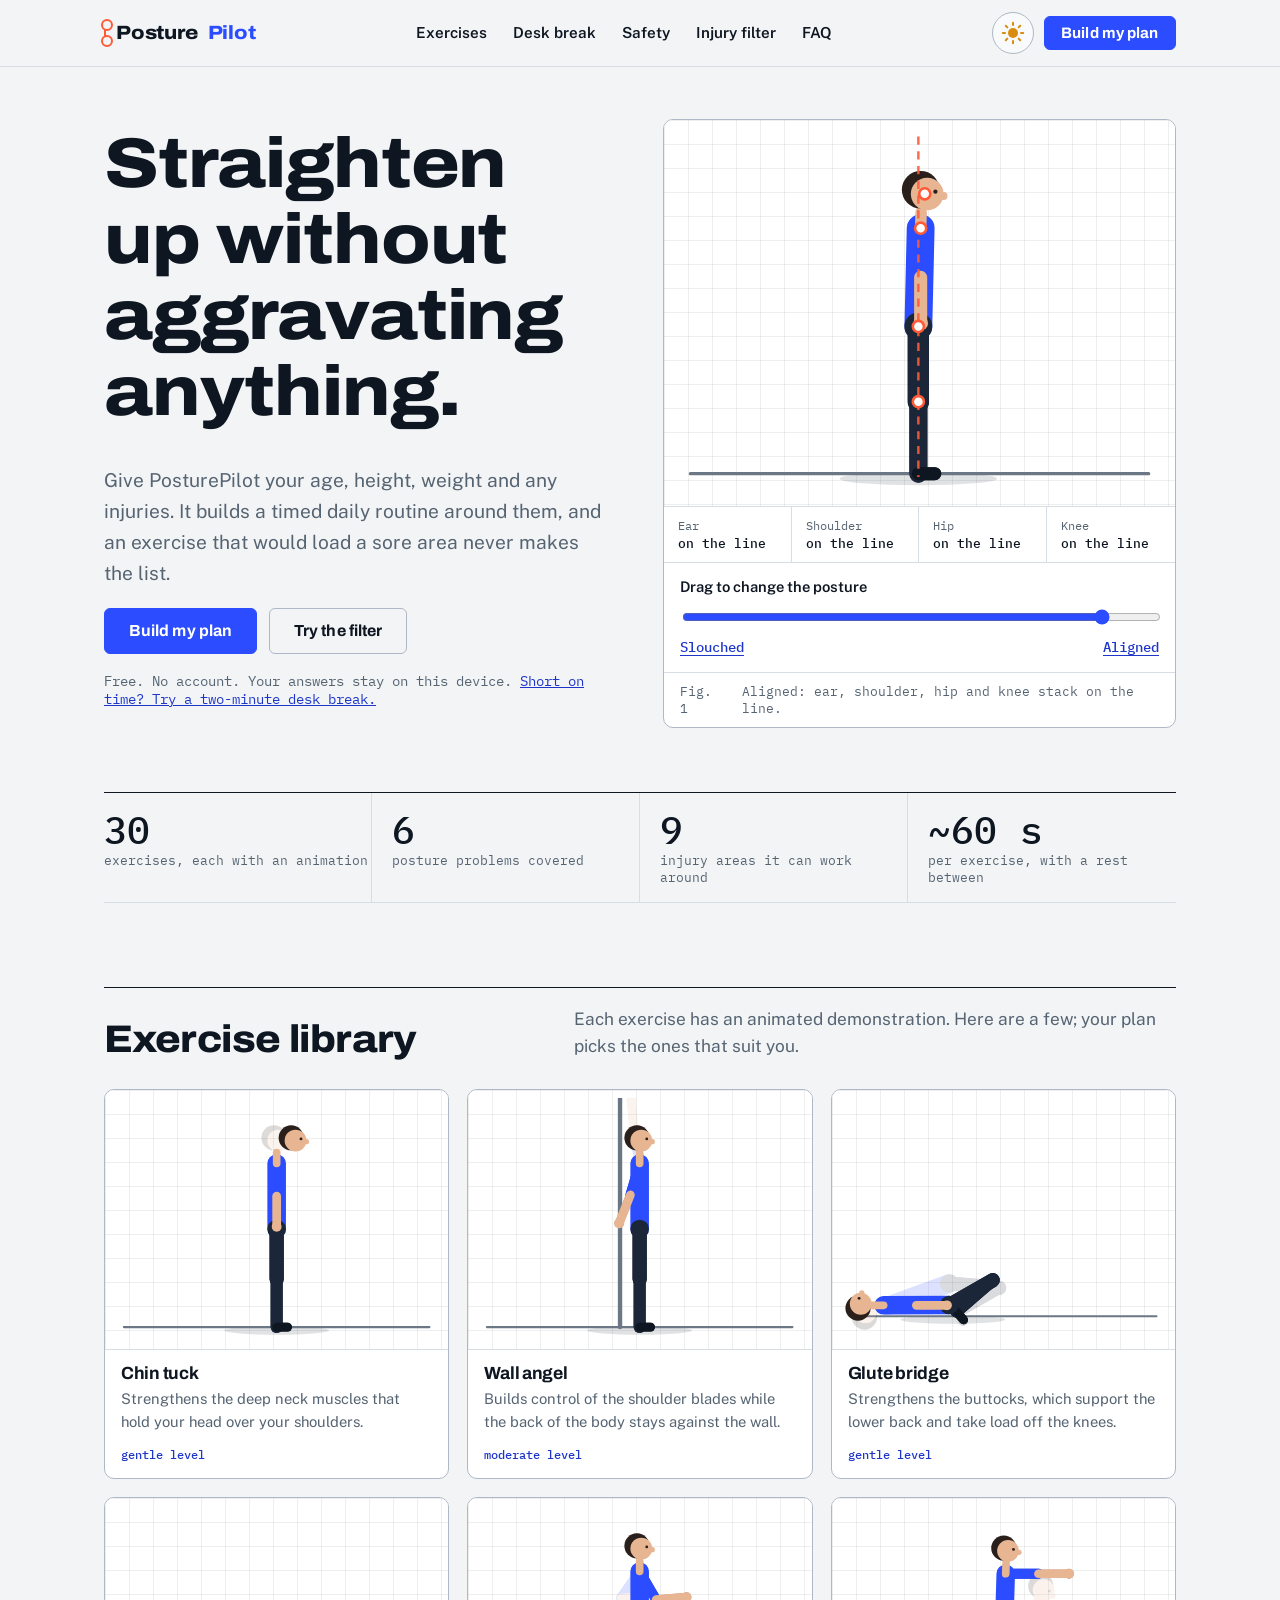
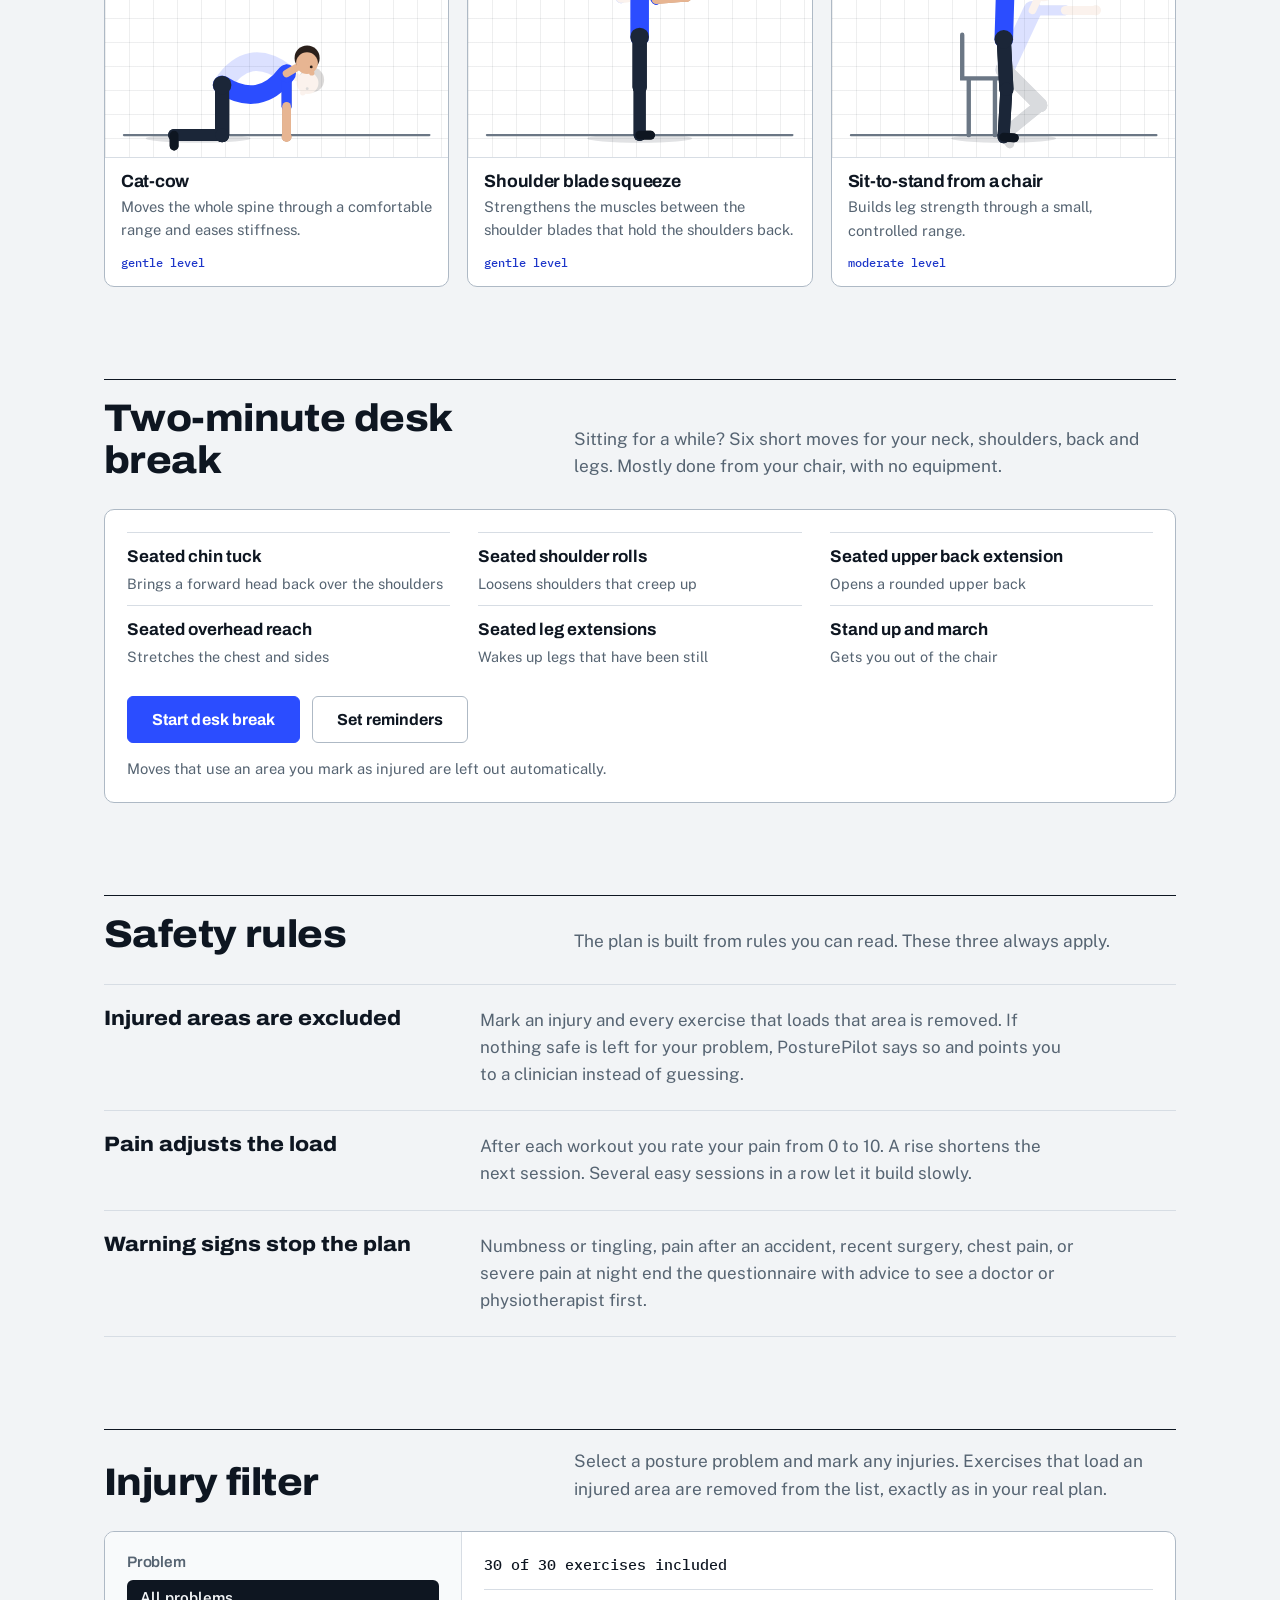
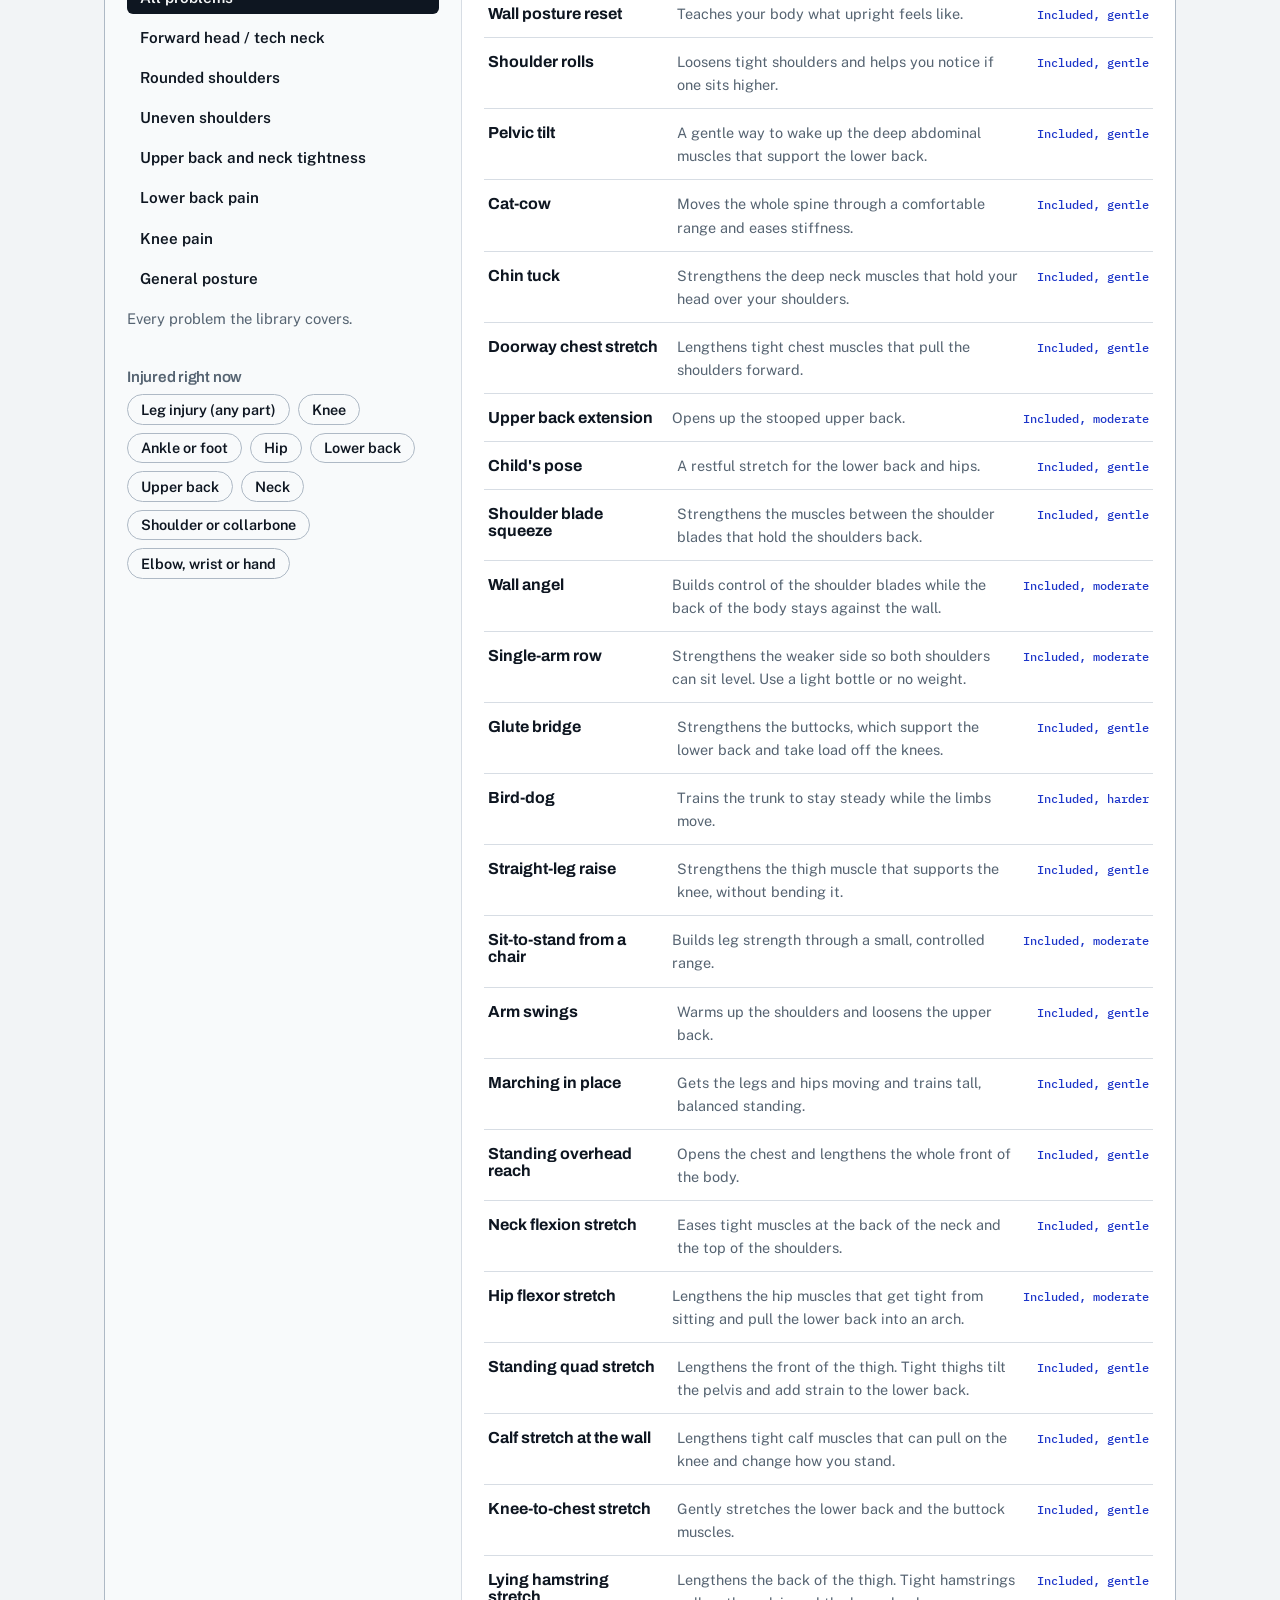
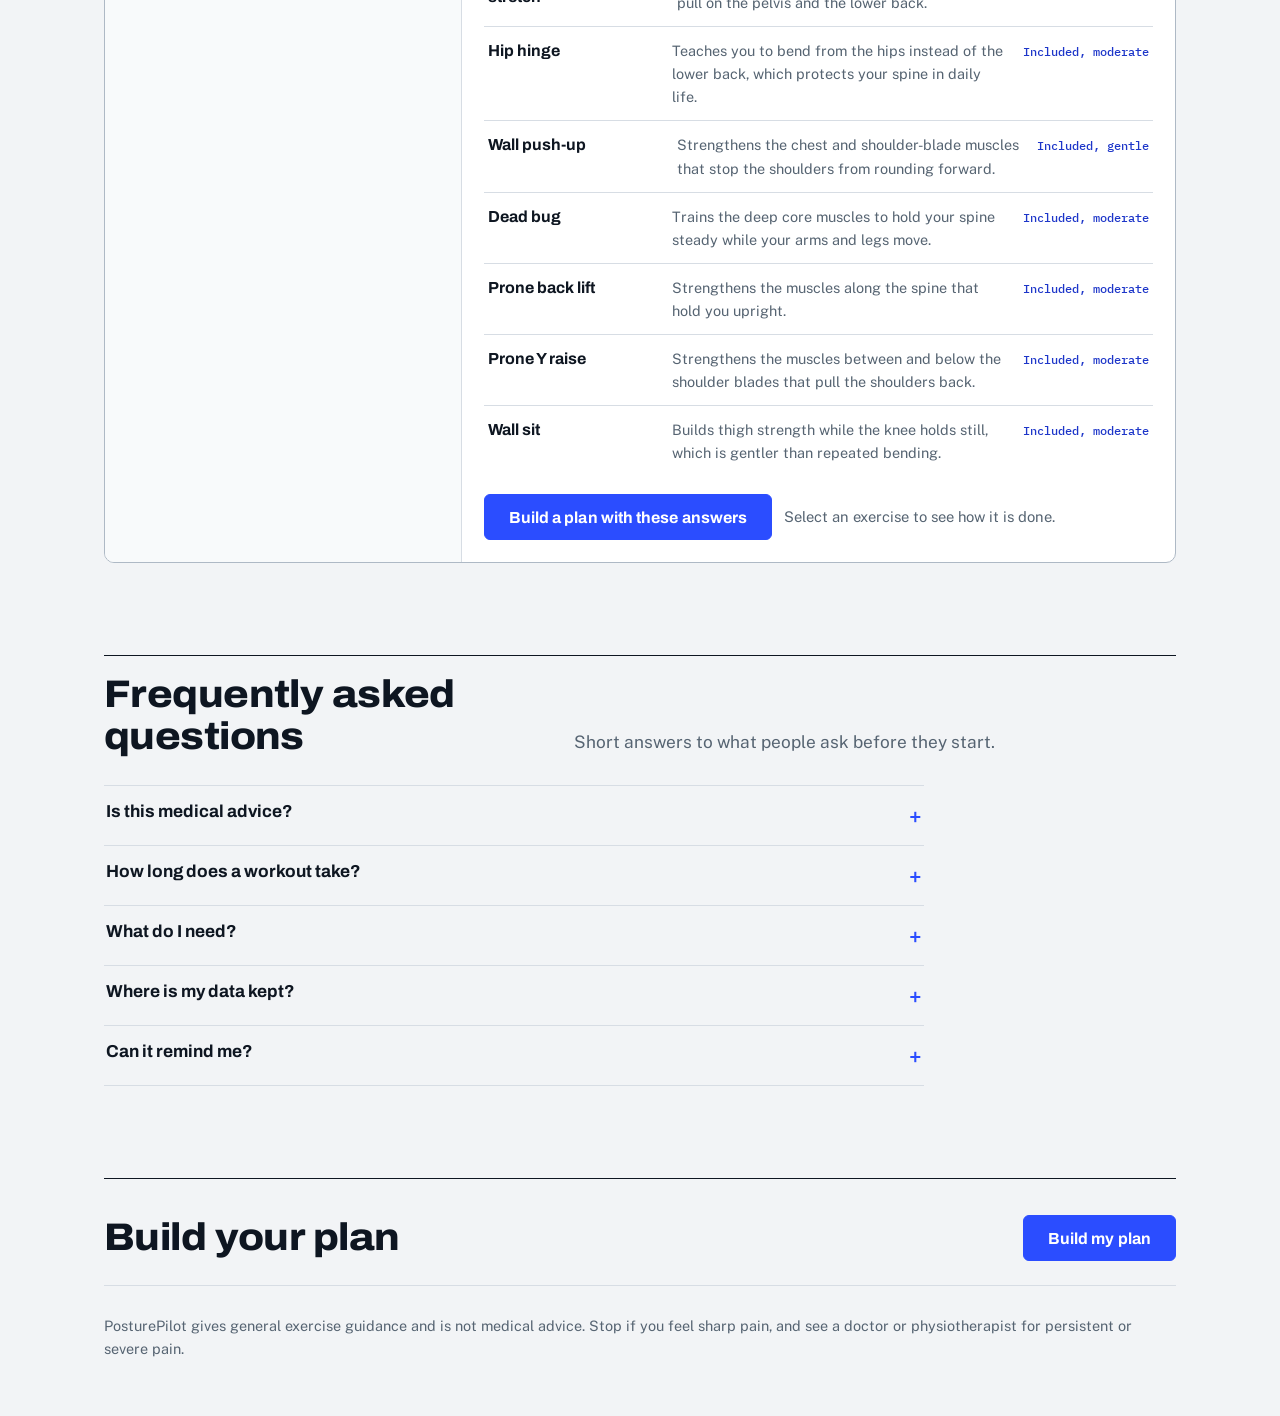
<file: index.html>
<!DOCTYPE html>
<html lang="en">
<head>
<meta charset="utf-8">
<meta name="viewport" content="width=device-width, initial-scale=1">
<title>PosturePilot: posture exercises that work around your injuries</title>
<meta name="description" content="A timed daily posture routine built around your age, build and injuries. Exercises that would load a sore area never make the list.">
<script src="js/theme.js"></script>
<link rel="preconnect" href="https://fonts.googleapis.com">
<link rel="preconnect" href="https://fonts.gstatic.com" crossorigin>
<link href="https://fonts.googleapis.com/css2?family=Archivo:wdth,wght@62..125,400..900&family=IBM+Plex+Mono:wght@400;500&family=Public+Sans:wght@400;600;700&display=swap" rel="stylesheet">
<link rel="stylesheet" href="css/styles.css">
<link rel="stylesheet" href="css/landing.css">
<link rel="stylesheet" href="css/extras.css">
</head>
<body>

<header class="site">
  <div class="wrap bar">
    <a class="brand" href="index.html"><i aria-hidden="true"></i>Posture<span>Pilot</span></a>
    <nav aria-label="Page sections">
      <a href="#exercises">Exercises</a>
      <a href="#desk">Desk break</a>
      <a href="#rules">Safety</a>
      <a href="#filter">Injury filter</a>
      <a href="#faq">FAQ</a>
    </nav>
    <div class="right">
      <button type="button" class="theme-toggle" id="themeToggle" aria-label="Switch to dark mode">
        <svg viewBox="0 0 24 24" aria-hidden="true">
          <defs>
            <mask id="moonCut">
              <rect width="24" height="24" fill="#fff"/>
              <circle class="cut" cx="17" cy="8" r="6.5" fill="#000"/>
            </mask>
          </defs>
          <g mask="url(#moonCut)"><circle class="core" cx="12" cy="12" r="5"/></g>
          <g class="rays" stroke="currentColor" stroke-width="2" stroke-linecap="round">
            <line x1="12" y1="1.8" x2="12" y2="4" transform="rotate(0 12 12)"/>
            <line x1="12" y1="1.8" x2="12" y2="4" transform="rotate(45 12 12)"/>
            <line x1="12" y1="1.8" x2="12" y2="4" transform="rotate(90 12 12)"/>
            <line x1="12" y1="1.8" x2="12" y2="4" transform="rotate(135 12 12)"/>
            <line x1="12" y1="1.8" x2="12" y2="4" transform="rotate(180 12 12)"/>
            <line x1="12" y1="1.8" x2="12" y2="4" transform="rotate(225 12 12)"/>
            <line x1="12" y1="1.8" x2="12" y2="4" transform="rotate(270 12 12)"/>
            <line x1="12" y1="1.8" x2="12" y2="4" transform="rotate(315 12 12)"/>
          </g>
          <circle class="star s1" cx="19.5" cy="4.5" r="1"/>
          <circle class="star s2" cx="21.5" cy="9.5" r=".7"/>
        </svg>
      </button>
      <a class="btn go small" href="intake.html">Build my plan</a>
    </div>
  </div>
</header>

<div class="wrap">
  <main>

    <section class="hero2" id="top">
      <div>
        <h1>Straighten up without aggravating anything.</h1>
        <p class="lead">Give PosturePilot your age, height, weight and any injuries. It builds a timed daily routine around them, and an exercise that would load a sore area never makes the list.</p>
        <div class="row">
          <a class="btn go" href="intake.html">Build my plan</a>
          <a class="btn alt" href="#filter">Try the filter</a>
        </div>
        <p class="fine">Free. No account. Your answers stay on this device. <a href="desk.html">Short on time? Try a two-minute desk break.</a></p>
      </div>

      <div class="stage2">
        <div class="grid-stage"><svg id="hero" role="img" aria-label="A figure moving from a slouch to standing in line with a vertical plumb line"></svg></div>
        <ul class="read" id="read" aria-live="polite"></ul>
        <div class="slider">
          <label for="posture">Drag to change the posture</label>
          <input id="posture" type="range" min="0" max="100" value="0">
          <div class="ends">
            <button type="button" class="link" id="toSlouch">Slouched</button>
            <button type="button" class="link" id="toUpright">Aligned</button>
          </div>
        </div>
        <div class="fig"><span>Fig. 1</span><span id="heroCap">Posture is judged against a vertical line through ear, shoulder, hip and knee.</span></div>
      </div>
    </section>

    <dl class="spec" aria-label="What is inside">
      <div><dd id="nEx">0</dd><dt>exercises, each with an animation</dt></div>
      <div><dd id="nCon">0</dd><dt>posture problems covered</dt></div>
      <div><dd id="nInj">0</dd><dt>injury areas it can work around</dt></div>
      <div><dd>~60 s</dd><dt>per exercise, with a rest between</dt></div>
    </dl>

    <section class="block" id="exercises">
      <div class="head">
        <h2>Exercise library</h2>
        <p>Each exercise has an animated demonstration. Here are a few; your plan picks the ones that suit you.</p>
      </div>
      <div class="gallery" id="gallery"></div>
    </section>

        <section class="block" id="desk">
      <div class="head">
        <h2>Two-minute desk break</h2>
        <p>Sitting for a while? Six short moves for your neck, shoulders, back and legs. Mostly done from your chair, with no equipment.</p>
      </div>
      <div class="deskband">
        <ol class="deskmoves">
          <li><b>Seated chin tuck</b><span>Brings a forward head back over the shoulders</span></li>
          <li><b>Seated shoulder rolls</b><span>Loosens shoulders that creep up</span></li>
          <li><b>Seated upper back extension</b><span>Opens a rounded upper back</span></li>
          <li><b>Seated overhead reach</b><span>Stretches the chest and sides</span></li>
          <li><b>Seated leg extensions</b><span>Wakes up legs that have been still</span></li>
          <li><b>Stand up and march</b><span>Gets you out of the chair</span></li>
        </ol>
        <div class="row">
          <a class="btn go" href="desk.html">Start desk break</a>
          <a class="btn alt" href="reminders.html">Set reminders</a>
        </div>
        <p class="note" style="margin:14px 0 0">Moves that use an area you mark as injured are left out automatically.</p>
      </div>
    </section>

    <section class="block" id="rules">
      <div class="head">
        <h2>Safety rules</h2>
        <p>The plan is built from rules you can read. These three always apply.</p>
      </div>
      <dl class="rules">
        <div><dt>Injured areas are excluded</dt><dd>Mark an injury and every exercise that loads that area is removed. If nothing safe is left for your problem, PosturePilot says so and points you to a clinician instead of guessing.</dd></div>
        <div><dt>Pain adjusts the load</dt><dd>After each workout you rate your pain from 0 to 10. A rise shortens the next session. Several easy sessions in a row let it build slowly.</dd></div>
        <div><dt>Warning signs stop the plan</dt><dd>Numbness or tingling, pain after an accident, recent surgery, chest pain, or severe pain at night end the questionnaire with advice to see a doctor or physiotherapist first.</dd></div>
      </dl>
    </section>

    <section class="block" id="filter">
      <div class="head">
        <h2>Injury filter</h2>
        <p>Select a posture problem and mark any injuries. Exercises that load an injured area are removed from the list, exactly as in your real plan.</p>
      </div>
      <div class="bench">
        <div class="bench-ctl">
          <h3>Problem</h3>
          <div class="stack" id="concernTabs" role="group" aria-label="Posture problem"></div>
          <p class="note" id="concernNote" style="margin:-10px 0 20px;min-height:2.8em"></p>
          <h3>Injured right now</h3>
          <div class="chipset" id="injuryChips" role="group" aria-label="Injured areas"></div>
        </div>
        <div class="bench-out">
          <p class="count" id="count" aria-live="polite"></p>
          <ul class="rows" id="xgrid"></ul>
          <div class="row">
            <a class="btn go" id="xCta" href="intake.html">Build a plan with these answers</a>
            <span class="note">Select an exercise to see how it is done.</span>
          </div>
        </div>
      </div>
    </section>

    <section class="block" id="faq">
      <div class="head">
        <h2>Frequently asked questions</h2>
        <p>Short answers to what people ask before they start.</p>
      </div>
      <details><summary>Is this medical advice?</summary><p>No. It is general exercise guidance. See a doctor or physiotherapist for numbness, pain after an injury, or pain that does not settle.</p></details>
      <details><summary>How long does a workout take?</summary><p>With the default timings, two rounds of six exercises takes about 18 minutes, and one round about nine. You choose the timings before you start.</p></details>
      <details><summary>What do I need?</summary><p>A wall, a sturdy chair, a doorway and a little floor space. A mat helps for the floor exercises.</p></details>      
      <details><summary>Where is my data kept?</summary><p>On this device only, in your browser's storage. Clearing site data removes your plan and history.</p></details>
      <details><summary>Can it remind me?</summary><p>Yes. Pick a time on the Reminders page. While the site is open you get a reminder at that time. To be reminded even when the site is closed, add it to your phone's calendar from the same page.</p></details>
    </section>

    <section class="final">
      <h2>Build your plan</h2>
      <div class="row"><a class="btn go" href="intake.html">Build my plan</a></div>
    </section>
  </main>

  <footer>
    PosturePilot gives general exercise guidance and is not medical advice. Stop if you feel sharp pain, and see a doctor or physiotherapist for persistent or severe pain.
  </footer>
</div>

<a class="btn go sticky-cta" id="stickyCta" href="intake.html">Build my Plan</a>

<dialog id="exDlg" aria-labelledby="dTitle">
  <div class="pl">
    <div class="pl-head"><span id="dMeta" class="note"></span><button class="btn alt" id="dClose" style="padding:.4em 1em">Close</button></div>
    <h2 id="dTitle"></h2>
    <p id="dWhy"></p>
    <svg id="dSvg"></svg>
    <h3>How to do it</h3>
    <ol id="dSteps"></ol>
    <div class="cues"><ul id="dCues"></ul></div>
  </div>
</dialog>

<script src="js/storage.js"></script>
<script src="js/exercises.js"></script>
<script src="js/figure.js"></script>
<script src="js/home.js"></script>
<script src="js/returning.js"></script>
<script src="js/plan.js"></script>
<script src="js/progress.js"></script>
<script src="js/notify.js"></script>
</body>
</html>
</file>
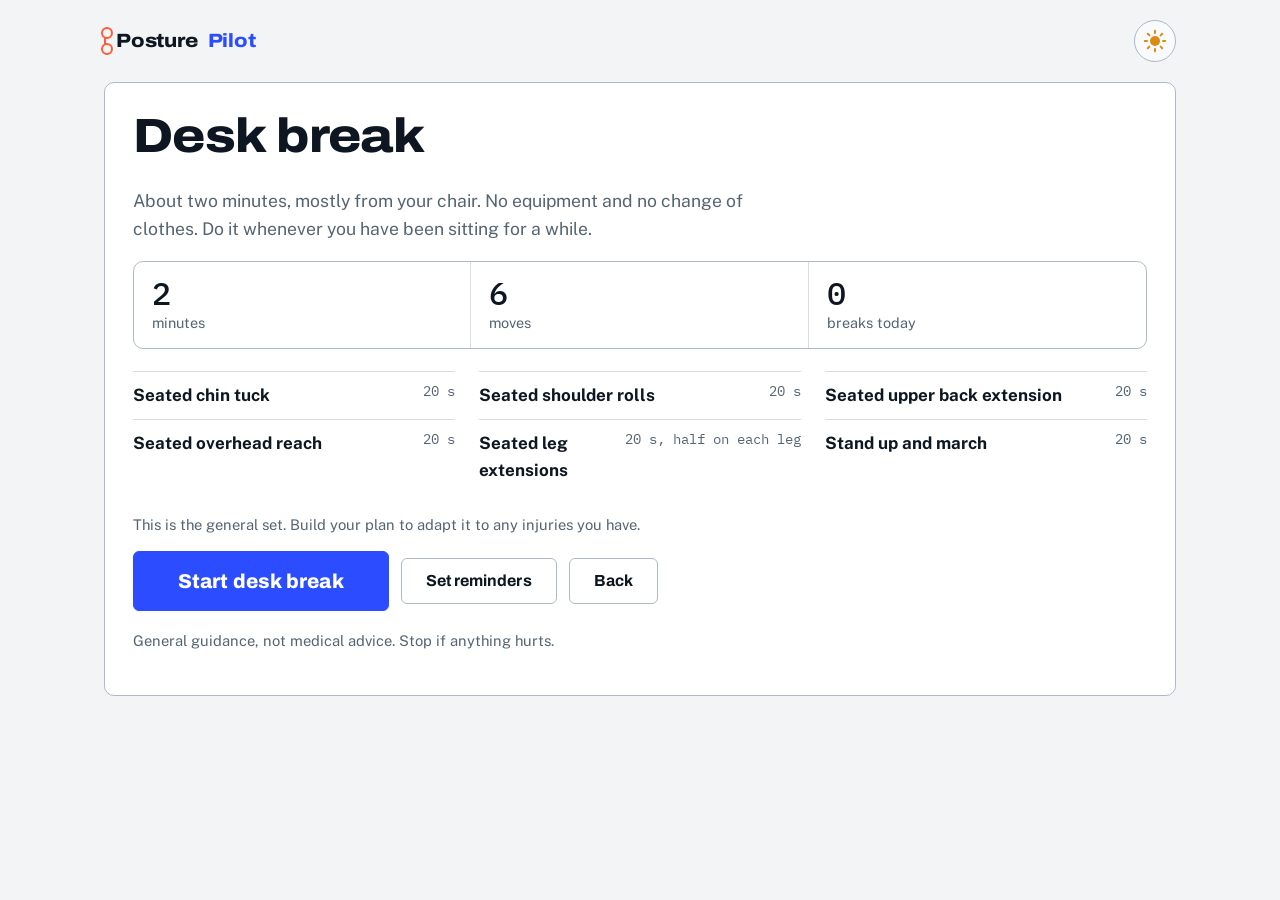
<file: desk.html>
<!DOCTYPE html>
<html lang="en">
<head>
<meta charset="utf-8">
<meta name="viewport" content="width=device-width, initial-scale=1">
<title>Desk break | PosturePilot</title>
<script src="js/theme.js"></script>
<link rel="preconnect" href="https://fonts.googleapis.com">
<link rel="preconnect" href="https://fonts.gstatic.com" crossorigin>
<link href="https://fonts.googleapis.com/css2?family=Archivo:wdth,wght@62..125,400..900&family=IBM+Plex+Mono:wght@400;500&family=Public+Sans:wght@400;600;700&display=swap" rel="stylesheet">
<link rel="stylesheet" href="css/styles.css">
<link rel="stylesheet" href="css/landing.css">
<link rel="stylesheet" href="css/workout.css">
<link rel="stylesheet" href="css/extras.css">
</head>
<body>
<div class="wrap">
  <header class="topbar row" style="justify-content:space-between">
    <a class="brand" href="index.html"><i aria-hidden="true"></i>Posture<span>Pilot</span></a>
    <button type="button" class="theme-toggle" id="themeToggle" aria-label="Switch to dark mode">
      <svg viewBox="0 0 24 24" aria-hidden="true">
        <defs>
          <mask id="moonCut">
            <rect width="24" height="24" fill="#fff"/>
            <circle class="cut" cx="17" cy="8" r="6.5" fill="#000"/>
          </mask>
        </defs>
        <g mask="url(#moonCut)"><circle class="core" cx="12" cy="12" r="5"/></g>
        <g class="rays" stroke="currentColor" stroke-width="2" stroke-linecap="round">
          <line x1="12" y1="1.8" x2="12" y2="4" transform="rotate(0 12 12)"/>
          <line x1="12" y1="1.8" x2="12" y2="4" transform="rotate(45 12 12)"/>
          <line x1="12" y1="1.8" x2="12" y2="4" transform="rotate(90 12 12)"/>
          <line x1="12" y1="1.8" x2="12" y2="4" transform="rotate(135 12 12)"/>
          <line x1="12" y1="1.8" x2="12" y2="4" transform="rotate(180 12 12)"/>
          <line x1="12" y1="1.8" x2="12" y2="4" transform="rotate(225 12 12)"/>
          <line x1="12" y1="1.8" x2="12" y2="4" transform="rotate(270 12 12)"/>
          <line x1="12" y1="1.8" x2="12" y2="4" transform="rotate(315 12 12)"/>
        </g>
        <circle class="star s1" cx="19.5" cy="4.5" r="1"/>
        <circle class="star s2" cx="21.5" cy="9.5" r=".7"/>
      </svg>
    </button>
  </header>

  <main>
    <section class="panel" id="dkIntro">
      <h1 style="font-size:clamp(2rem,5vw,3rem)">Desk break</h1>
      <p class="lead2">About two minutes, mostly from your chair. No equipment and no change of clothes. Do it whenever you have been sitting for a while.</p>
      <div class="summary">
        <div><b id="dkTime"></b>minutes</div>
        <div><b id="dkCount"></b>moves</div>
        <div><b id="dkToday"></b>breaks today</div>
      </div>
      <ol class="dk-list" id="dkList"></ol>
      <p class="note" id="dkNote"></p>
      <div class="row">
        <button type="button" class="btn go big" id="dkStart">Start desk break</button>
        <a class="btn alt" href="reminders.html">Set reminders</a>
        <a class="btn alt" href="index.html">Back</a>
      </div>
      <p class="note" style="margin-top:18px">General guidance, not medical advice. Stop if anything hurts.</p>
    </section>
  </main>
</div>

<!-- full-screen desk break -->
<div class="wo" id="wo" hidden role="dialog" aria-modal="true" aria-label="Desk break">
  <section class="wo-screen" id="woActive">
    <div class="wo-top">
      <button type="button" class="wo-x" data-exit>End</button>
      <span class="wo-prog" id="woProg"></span>
      <button type="button" class="wo-x" id="woMute" aria-pressed="false">Sound on</button>
    </div>
    <div class="wo-bar" aria-hidden="true"><i id="woBar"></i></div>
    <div class="wo-main">
      <div class="wo-fig"><svg id="woSvg"></svg><div class="wo-flash" id="woFlash" hidden><span></span></div></div>
      <div class="wo-info">
        <span class="wo-pill" id="woPill"></span>
        <h2 class="wo-name" id="woName"></h2>
        <div class="wo-row">
          <div class="wo-timer">
            <svg viewBox="0 0 120 120" aria-hidden="true"><circle class="trk" cx="60" cy="60" r="54"/><circle class="arc" id="woArc" cx="60" cy="60" r="54" transform="rotate(-90 60 60)"/></svg>
            <b id="woTime" aria-live="off"></b>
          </div>
          <div>
            <p class="wo-cue" id="woCue"></p>
            <p class="wo-sub2" id="woSub2"></p>
            <p class="wo-side" id="woSide"></p>
          </div>
        </div>
        <p class="wo-next" id="woNext"></p>
        <ol class="wo-steps" id="woSteps"></ol>
        <p class="wo-tips" id="woTips"></p>
      </div>
    </div>
    <div class="wo-ctl">
      <button type="button" class="btn alt" id="woPause">Pause</button>
      <button type="button" class="btn" id="woSkip">Skip</button>
    </div>
  </section>

  <section class="wo-screen wo-done" id="woDone" hidden>
    <h2>Break complete</h2>
    <p class="wo-sub" id="woDoneText"></p>
    <div class="row" style="justify-content:center">
      <button type="button" class="btn go big" id="woAgain">Do it again</button>
      <button type="button" class="btn alt big" id="woBack">Finish</button>
    </div>
  </section>
</div>

<script src="js/storage.js"></script>
<script src="js/exercises.js"></script>
<script src="js/figure.js"></script>
<script src="js/desk-data.js"></script>
<script src="js/desk.js"></script>
<script src="js/notify.js"></script>
</body>
</html>
</file>
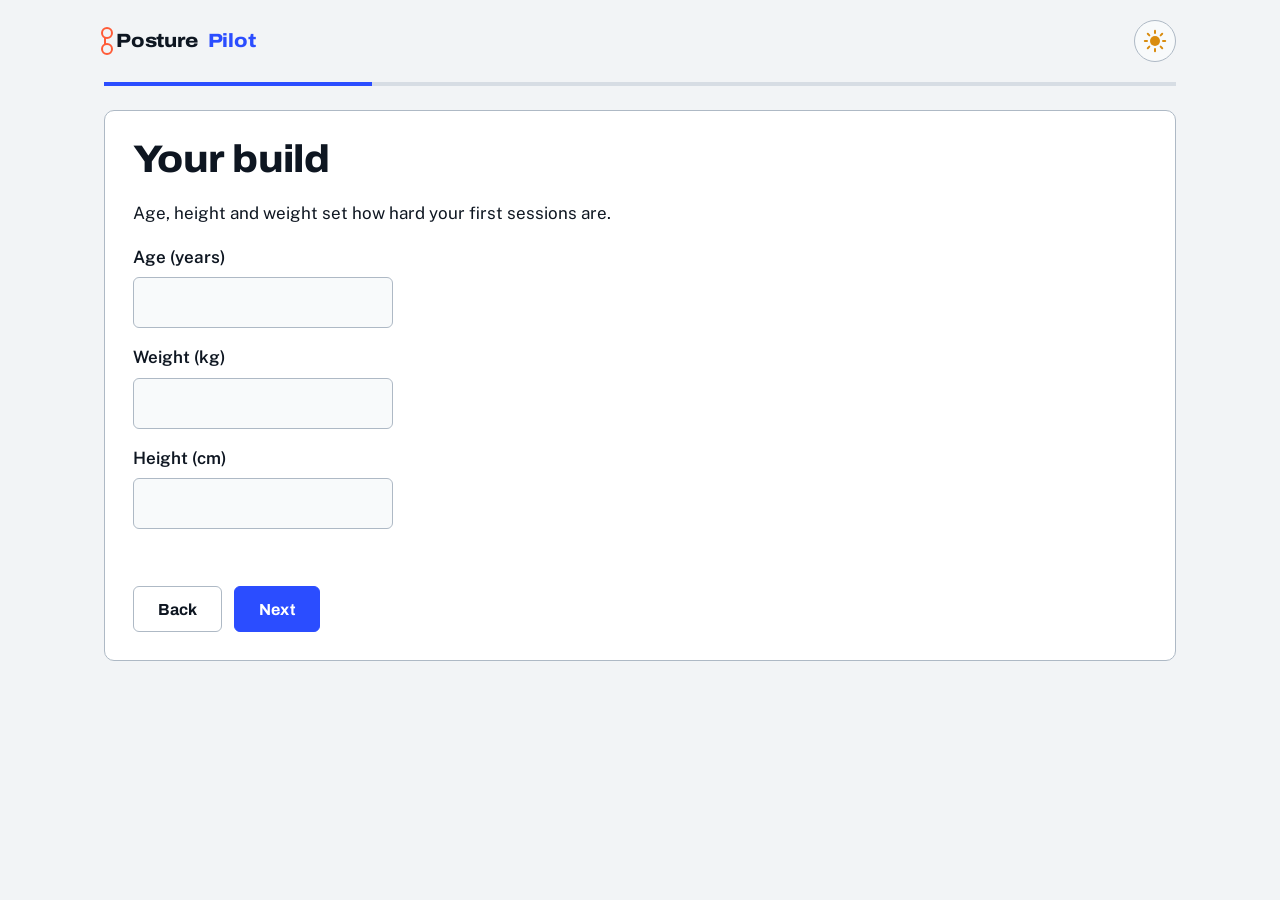
<file: intake.html>
<!DOCTYPE html>
<html lang="en">
<head>
<meta charset="utf-8">
<meta name="viewport" content="width=device-width, initial-scale=1">
<title>Your details | PosturePilot</title>
<script src="js/theme.js"></script>
<link rel="preconnect" href="https://fonts.googleapis.com">
<link rel="preconnect" href="https://fonts.gstatic.com" crossorigin>
<link href="https://fonts.googleapis.com/css2?family=Archivo:wdth,wght@62..125,400..900&family=IBM+Plex+Mono:wght@400;500&family=Public+Sans:wght@400;600;700&display=swap" rel="stylesheet">
<link rel="stylesheet" href="css/styles.css">
</head>
<body>
<div class="wrap">
  <header class="topbar row" style="justify-content:space-between">
    <a class="brand" href="index.html"><i aria-hidden="true"></i>Posture<span>Pilot</span></a>
    <button type="button" class="theme-toggle" id="themeToggle" aria-label="Switch to dark mode">
      <svg viewBox="0 0 24 24" aria-hidden="true">
        <defs>
          <mask id="moonCut">
            <rect width="24" height="24" fill="#fff"/>
            <circle class="cut" cx="17" cy="8" r="6.5" fill="#000"/>
          </mask>
        </defs>
        <g mask="url(#moonCut)"><circle class="core" cx="12" cy="12" r="5"/></g>
        <g class="rays" stroke="currentColor" stroke-width="2" stroke-linecap="round">
          <line x1="12" y1="1.8" x2="12" y2="4" transform="rotate(0 12 12)"/>
          <line x1="12" y1="1.8" x2="12" y2="4" transform="rotate(45 12 12)"/>
          <line x1="12" y1="1.8" x2="12" y2="4" transform="rotate(90 12 12)"/>
          <line x1="12" y1="1.8" x2="12" y2="4" transform="rotate(135 12 12)"/>
          <line x1="12" y1="1.8" x2="12" y2="4" transform="rotate(180 12 12)"/>
          <line x1="12" y1="1.8" x2="12" y2="4" transform="rotate(225 12 12)"/>
          <line x1="12" y1="1.8" x2="12" y2="4" transform="rotate(270 12 12)"/>
          <line x1="12" y1="1.8" x2="12" y2="4" transform="rotate(315 12 12)"/>
        </g>
        <circle class="star s1" cx="19.5" cy="4.5" r="1"/>
        <circle class="star s2" cx="21.5" cy="9.5" r=".7"/>
      </svg>
    </button>
  </header>

  <main>
    <div class="progress" aria-hidden="true"><i id="bar"></i></div>
    <form class="panel" id="form" novalidate>

      <section data-step="0">
        <h2>Your build</h2>
        <p>Age, height and weight set how hard your first sessions are.</p>
        <div class="field"><label for="age">Age (years)</label><input id="age" type="number" inputmode="numeric" min="10" max="90"></div>
        <div class="field"><label for="weight">Weight (kg)</label><input id="weight" type="number" inputmode="decimal" min="25" max="250"></div>
        <div class="field"><label for="height">Height (cm)</label><input id="height" type="number" inputmode="numeric" min="100" max="230"></div>
      </section>

      <section data-step="1" hidden>
        <h2>What is bothering you?</h2>
        <p>Pick everything that applies.</p>
        <fieldset class="opts" id="concerns"><legend style="position:absolute;left:-9999px">Posture concerns</legend></fieldset>
      </section>

      <section data-step="2" hidden>
        <h2>Anything injured right now?</h2>
        <p>Tick every area that is hurt or recovering. Exercises that load those areas are removed from your plan. Leave everything unticked if nothing is.</p>
        <fieldset class="opts" id="injuries"><legend style="position:absolute;left:-9999px">Injured areas</legend></fieldset>
      </section>

      <section data-step="3" hidden>
        <h2>Before we start</h2>
        <p>Does any of this apply to you?</p>
        <fieldset class="opts" id="flags"><legend style="position:absolute;left:-9999px">Safety check</legend></fieldset>
      </section>

      <p class="err" id="err" role="alert"></p>
      <div class="row">
        <button type="button" class="btn alt" id="back" hidden>Back</button>
        <button type="button" class="btn go" id="next">Next</button>
      </div>
    </form>

    <section class="panel stop" id="stop" hidden>
      <h2>See a clinician first</h2>
      <p>Based on your answers, exercises from a website are not the right first step. A doctor or physiotherapist can find the cause and tell you what is safe. PosturePilot will be here when you are cleared.</p>
      <a class="btn alt" href="index.html">Back to home</a>
    </section>
  </main>
</div>
<script src="js/storage.js"></script>
<script src="js/exercises.js"></script>
<script src="js/intake.js"></script>
</body>
</html>
</file>
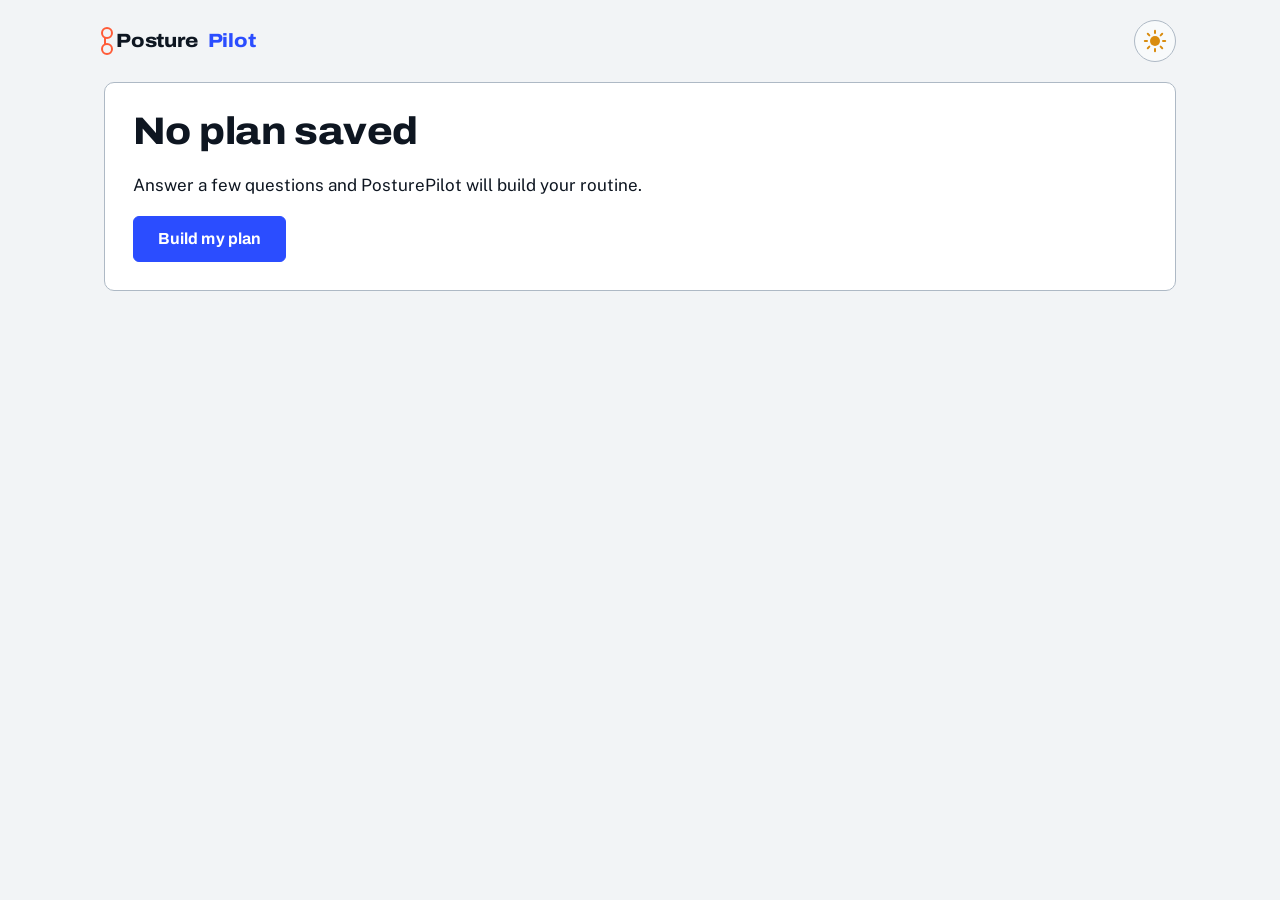
<file: plan.html>
<!DOCTYPE html>
<html lang="en">
<head>
<meta charset="utf-8">
<meta name="viewport" content="width=device-width, initial-scale=1">
<title>Your plan | PosturePilot</title>
<script src="js/theme.js"></script>
<link rel="preconnect" href="https://fonts.googleapis.com">
<link rel="preconnect" href="https://fonts.gstatic.com" crossorigin>
<link href="https://fonts.googleapis.com/css2?family=Archivo:wdth,wght@62..125,400..900&family=IBM+Plex+Mono:wght@400;500&family=Public+Sans:wght@400;600;700&display=swap" rel="stylesheet">
<link rel="stylesheet" href="css/styles.css">
<link rel="stylesheet" href="css/landing.css">
<link rel="stylesheet" href="css/workout.css">
</head>
<body>
<div class="wrap">
  <header class="topbar row" style="justify-content:space-between">
    <a class="brand" href="index.html"><i aria-hidden="true"></i>Posture<span>Pilot</span></a>
    <button type="button" class="theme-toggle" id="themeToggle" aria-label="Switch to dark mode">
      <svg viewBox="0 0 24 24" aria-hidden="true">
        <defs>
          <mask id="moonCut">
            <rect width="24" height="24" fill="#fff"/>
            <circle class="cut" cx="17" cy="8" r="6.5" fill="#000"/>
          </mask>
        </defs>
        <g mask="url(#moonCut)"><circle class="core" cx="12" cy="12" r="5"/></g>
        <g class="rays" stroke="currentColor" stroke-width="2" stroke-linecap="round">
          <line x1="12" y1="1.8" x2="12" y2="4" transform="rotate(0 12 12)"/>
          <line x1="12" y1="1.8" x2="12" y2="4" transform="rotate(45 12 12)"/>
          <line x1="12" y1="1.8" x2="12" y2="4" transform="rotate(90 12 12)"/>
          <line x1="12" y1="1.8" x2="12" y2="4" transform="rotate(135 12 12)"/>
          <line x1="12" y1="1.8" x2="12" y2="4" transform="rotate(180 12 12)"/>
          <line x1="12" y1="1.8" x2="12" y2="4" transform="rotate(225 12 12)"/>
          <line x1="12" y1="1.8" x2="12" y2="4" transform="rotate(270 12 12)"/>
          <line x1="12" y1="1.8" x2="12" y2="4" transform="rotate(315 12 12)"/>
        </g>
        <circle class="star s1" cx="19.5" cy="4.5" r="1"/>
        <circle class="star s2" cx="21.5" cy="9.5" r=".7"/>
      </svg>
    </button>
  </header>

  <main id="main">
    <section class="panel" id="empty" hidden>
      <h2>No plan saved</h2>
      <p>Answer a few questions and PosturePilot will build your routine.</p>
      <a class="btn go" href="intake.html">Build my plan</a>
    </section>

    <section id="plan" hidden>
      <h1 style="font-size:clamp(2rem,5vw,3rem)">Your plan</h1>
      <p class="saved" id="saved"></p>
      <div class="summary">
        <div><b id="sMin"></b>minutes</div>
        <div><b id="sCount"></b>exercises</div>
        <div><b id="sDone"></b>sessions done</div>
        <div><b id="sLoad"></b>today's intensity</div>
      </div>
      <div id="notes"></div>

      <details class="how">
        <summary>How a workout works (and what "hold" means)</summary>
        <ul>
          <li><b>One workout = rounds.</b> You do every exercise once (round 1), rest, then go through the whole list again (round 2).</li>
          <li><b>Each exercise is timed</b> (about 1 minute). A guided timer tells you what to do and when.</li>
          <li><b>Hold</b> means move into the position, then stay still and keep breathing normally until the timer says <b>Relax</b>.</li>
          <li><b>Relax</b> is a few seconds to let go before the next repeat.</li>
          <li><b>Two sides:</b> for exercises done one side at a time, the timer tells you to switch halfway.</li>
          <li><b>Rest</b> between exercises is 30 seconds by default. You can change it, and the next exercise starts by itself.</li>
        </ul>
      </details>

      <div class="panel" id="list"></div>
      <div class="row">
        <button class="btn go" id="start">Start workout</button>
        <a class="btn alt" href="intake.html">Change my answers</a>
                <a class="btn alt" href="desk.html">Desk break</a>
        <a class="btn alt" href="reminders.html">Reminders</a>
        <button class="btn alt" id="wipe" type="button">Delete my plan</button>
      </div>

      <section class="panel" id="progress" style="margin-top:28px">
        <h2>Progress</h2>
        <p class="note" id="pStats"></p>
        <div id="pChart"></div>
        <div id="pBanned"></div>
      </section>

      <p class="note">General guidance, not medical advice. Stop if you feel sharp pain, and see a doctor or physiotherapist if pain persists or gets worse.</p>
    </section>
  </main>
</div>

<!-- full-screen workout -->
<div class="wo" id="wo" hidden role="dialog" aria-modal="true" aria-label="Workout">

  <section class="wo-screen wo-setup" id="woSetup">
    <button type="button" class="wo-x" data-exit aria-label="Close">Close</button>
    <h2>Ready for your workout?</h2>
    <p class="wo-sub" id="woSummary"></p>
    <div class="wo-set">
      <div><label>Each exercise</label><div class="seg" id="segWork"></div></div>
      <div><label>Rest between exercises</label><div class="seg" id="segRest"></div></div>
      <div><label>Rounds</label><div class="seg" id="segRounds"></div></div>
    </div>
    <p class="note" id="woAdjust"></p>
    <ol class="wo-list" id="woList"></ol>
    <div class="row"><button type="button" class="btn go big" id="woStart">Start workout</button></div>
  </section>

  <section class="wo-screen" id="woActive" hidden>
    <div class="wo-top">
      <button type="button" class="wo-x" data-exit>End</button>
      <span class="wo-prog" id="woProg"></span>
      <button type="button" class="wo-x" id="woMute" aria-pressed="false">Sound on</button>
    </div>
    <div class="wo-bar" aria-hidden="true"><i id="woBar"></i></div>
    <div class="wo-main">
      <div class="wo-fig"><svg id="woSvg"></svg><div class="wo-flash" id="woFlash" hidden><span></span></div></div>
      <div class="wo-info">
        <span class="wo-pill" id="woPill"></span>
        <h2 class="wo-name" id="woName"></h2>
        <div class="wo-row">
          <div class="wo-timer">
            <svg viewBox="0 0 120 120" aria-hidden="true"><circle class="trk" cx="60" cy="60" r="54"/><circle class="arc" id="woArc" cx="60" cy="60" r="54" transform="rotate(-90 60 60)"/></svg>
            <b id="woTime" aria-live="off"></b>
          </div>
          <div>
            <p class="wo-cue" id="woCue"></p>
            <p class="wo-sub2" id="woSub2"></p>
            <p class="wo-side" id="woSide"></p>
          </div>
        </div>
        <ol class="wo-steps" id="woSteps"></ol>
        <p class="wo-tips" id="woTips"></p>
      </div>
    </div>
    <div class="wo-ctl">
      <button type="button" class="btn alt" id="woPause">Pause</button>
      <button type="button" class="btn alt" id="woPlus" hidden>+15 s rest</button>
      <button type="button" class="btn" id="woSkip">Skip</button>
    </div>
  </section>

  <section class="wo-screen wo-done" id="woDone" hidden>
    <h2>Workout complete</h2>
    <p class="wo-sub" id="woDoneText"></p>
    <button type="button" class="btn go big" id="woFinish">Continue</button>
  </section>
</div>

<!-- check-in after a workout -->
<dialog id="checkin" aria-labelledby="ciTitle">
  <div class="pl">
    <h2 id="ciTitle">How did that feel?</h2>
    <label for="ciPain">Pain right now (0 = none, 10 = worst)</label>
    <input id="ciPain" type="range" min="0" max="10" value="3">
    <p class="big" id="ciVal" aria-live="polite"></p>
    <p class="note" id="ciAdvice" aria-live="polite" style="min-height:1.5em"></p>
        <h3>How did the workout feel?</h3>
    <div class="chipset" id="ciEffort" role="group" aria-label="How hard was the workout">
      <button type="button" class="chip" data-e="easy" aria-pressed="false">Too easy</button>
      <button type="button" class="chip" data-e="right" aria-pressed="false">About right</button>
      <button type="button" class="chip" data-e="hard" aria-pressed="false">Too hard</button>
    </div>
    <p class="note" id="ciEffortNote" aria-live="polite" style="min-height:1.4em;margin:8px 0 14px"></p>
    <h3>Did any exercise hurt?</h3>
    <fieldset class="opts" id="ciList"><legend style="position:absolute;left:-9999px">Exercises that hurt</legend></fieldset>
    <div class="row">
      <button class="btn go" id="ciSave">Save check-in</button>
      <button class="btn alt" id="ciSkip">Skip rating</button>
    </div>
  </div>
</dialog>

<script src="js/storage.js"></script>
<script src="js/exercises.js"></script>
<script src="js/workout-data.js"></script>
<script src="js/figure.js"></script>
<script src="js/planner.js"></script>
<script src="js/plan.js"></script>
</body>
</html>
</file>
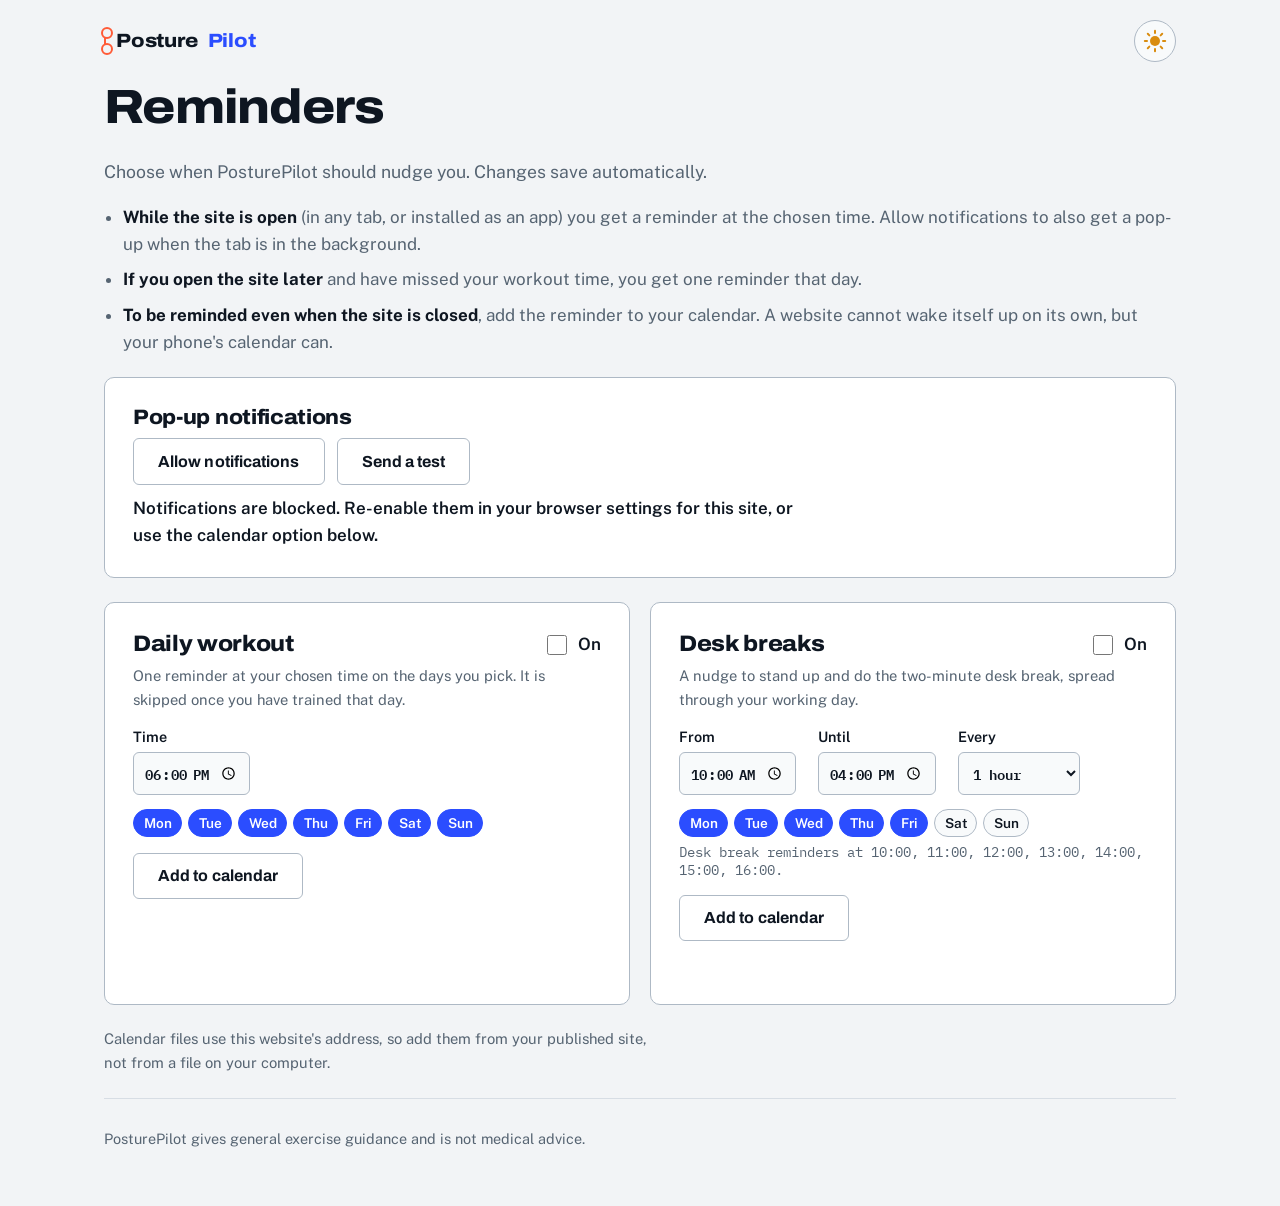
<file: reminders.html>
<!DOCTYPE html>
<html lang="en">
<head>
<meta charset="utf-8">
<meta name="viewport" content="width=device-width, initial-scale=1">
<title>Reminders | PosturePilot</title>
<script src="js/theme.js"></script>
<link rel="preconnect" href="https://fonts.googleapis.com">
<link rel="preconnect" href="https://fonts.gstatic.com" crossorigin>
<link href="https://fonts.googleapis.com/css2?family=Archivo:wdth,wght@62..125,400..900&family=IBM+Plex+Mono:wght@400;500&family=Public+Sans:wght@400;600;700&display=swap" rel="stylesheet">
<link rel="stylesheet" href="css/styles.css">
<link rel="stylesheet" href="css/landing.css">
<link rel="stylesheet" href="css/extras.css">
</head>
<body>
<div class="wrap">
  <header class="topbar row" style="justify-content:space-between">
    <a class="brand" href="index.html"><i aria-hidden="true"></i>Posture<span>Pilot</span></a>
    <button type="button" class="theme-toggle" id="themeToggle" aria-label="Switch to dark mode">
      <svg viewBox="0 0 24 24" aria-hidden="true">
        <defs>
          <mask id="moonCut">
            <rect width="24" height="24" fill="#fff"/>
            <circle class="cut" cx="17" cy="8" r="6.5" fill="#000"/>
          </mask>
        </defs>
        <g mask="url(#moonCut)"><circle class="core" cx="12" cy="12" r="5"/></g>
        <g class="rays" stroke="currentColor" stroke-width="2" stroke-linecap="round">
          <line x1="12" y1="1.8" x2="12" y2="4" transform="rotate(0 12 12)"/>
          <line x1="12" y1="1.8" x2="12" y2="4" transform="rotate(45 12 12)"/>
          <line x1="12" y1="1.8" x2="12" y2="4" transform="rotate(90 12 12)"/>
          <line x1="12" y1="1.8" x2="12" y2="4" transform="rotate(135 12 12)"/>
          <line x1="12" y1="1.8" x2="12" y2="4" transform="rotate(180 12 12)"/>
          <line x1="12" y1="1.8" x2="12" y2="4" transform="rotate(225 12 12)"/>
          <line x1="12" y1="1.8" x2="12" y2="4" transform="rotate(270 12 12)"/>
          <line x1="12" y1="1.8" x2="12" y2="4" transform="rotate(315 12 12)"/>
        </g>
        <circle class="star s1" cx="19.5" cy="4.5" r="1"/>
        <circle class="star s2" cx="21.5" cy="9.5" r=".7"/>
      </svg>
    </button>
  </header>

  <main>
    <h1 style="font-size:clamp(2rem,5vw,3rem)">Reminders</h1>
    <p class="lead2">Choose when PosturePilot should nudge you. Changes save automatically.</p>

    <ul class="how-rem">
      <li><b>While the site is open</b> (in any tab, or installed as an app) you get a reminder at the chosen time. Allow notifications to also get a pop-up when the tab is in the background.</li>
      <li><b>If you open the site later</b> and have missed your workout time, you get one reminder that day.</li>
      <li><b>To be reminded even when the site is closed</b>, add the reminder to your calendar. A website cannot wake itself up on its own, but your phone's calendar can.</li>
    </ul>

    <section class="panel">
      <h2 style="font-size:1.3rem">Pop-up notifications</h2>
      <div class="perm">
        <button type="button" class="btn alt" id="permBtn">Allow notifications</button>
        <button type="button" class="btn alt" id="testBtn">Send a test</button>
      </div>
      <p class="rem-status" id="permState" role="status"></p>
    </section>

    <div class="remind-grid">
      <section class="panel" id="wPanel">
        <div class="rem-head"><h2>Daily workout</h2><label class="switch"><input type="checkbox" id="wOn"> On</label></div>
        <p class="note" style="margin:0">One reminder at your chosen time on the days you pick. It is skipped once you have trained that day.</p>
        <div class="rem-row"><label>Time<input type="time" id="wTime" value="18:00"></label></div>
        <div class="days" id="wDays" role="group" aria-label="Workout days"></div>
        <div class="row" style="margin-top:16px"><button type="button" class="btn alt" id="wIcs">Add to calendar</button></div>
        <p class="rem-status" id="wMsg" role="status"></p>
      </section>

      <section class="panel" id="dPanel">
        <div class="rem-head"><h2>Desk breaks</h2><label class="switch"><input type="checkbox" id="dOn"> On</label></div>
        <p class="note" style="margin:0">A nudge to stand up and do the two-minute desk break, spread through your working day.</p>
        <div class="rem-row">
          <label>From<input type="time" id="dStart" value="10:00"></label>
          <label>Until<input type="time" id="dEnd" value="16:00"></label>
          <label>Every
            <select id="dEvery">
              <option value="30">30 minutes</option><option value="45">45 minutes</option><option value="60" selected>1 hour</option>
              <option value="90">90 minutes</option><option value="120">2 hours</option>
            </select>
          </label>
        </div>
        <div class="days" id="dDays" role="group" aria-label="Desk break days"></div>
        <p class="rem-note" id="dTimes"></p>
        <div class="row" style="margin-top:16px"><button type="button" class="btn alt" id="dIcs">Add to calendar</button></div>
        <p class="rem-status" id="dMsg" role="status"></p>
      </section>
    </div>

    <p class="note" style="margin-top:22px">Calendar files use this website's address, so add them from your published site, not from a file on your computer.</p>
  </main>
  <footer>PosturePilot gives general exercise guidance and is not medical advice.</footer>
</div>

<script src="js/storage.js"></script>
<script src="js/notify.js"></script>
<script src="js/reminders.js"></script>
</body>
</html>
</file>
<file: css/styles.css>
/* PosturePilot design system: clinical grid, cobalt + signal orange */
:root{
  --bg:#F2F4F6;          /* page */
  --mist:#E7EBEF;        /* inset wells */
  --paper:#FFFFFF;       /* panels */
  --card2:#F8FAFB;       /* inputs, chips */
  --ink:#0E1621;
  --on-ink:#F2F4F6;
  --slate:#566472;
  --line:#D7DDE4;        /* hairlines */
  --edge:#AEB9C5;        /* component borders */
  --grid:rgba(14,22,33,.07);
  --teal:#2B4DFF;        /* primary (cobalt); name kept so older markup still works */
  --on-teal:#FFFFFF;
  --link:#1D36C9;
  --amber:#FF5B37;       /* signal orange: alignment line, rest, warnings */
  --on-amber:#0E1621;
  --btn-bg:#0E1621; --btn-fg:#FFFFFF; --btn-hover:#2B4DFF;
  --go-bg:#2B4DFF; --go-fg:#FFFFFF; --go-hover:#1D36C9;
  --danger:#C2331F; --danger-text:#B02A18; --on-danger:#FFFFFF;
  --sel:#E8EDFF; --stop-bg:#FBEDEA; --warn-bg:#FFF1EC; --skip-bg:#F0F2F5;
  /* the figure */
  --fg-skin:#E7B592; --fg-skin-far:#C99A78; --fg-hair:#2A1F1A;
  --fg-shirt:#2B4DFF; --fg-shirt-far:#1F38C2;
  --fg-pants:#1B2638; --fg-pants-far:#121B29;
  --fg-shoe:#0E1621; --fg-prop:#6B7785; --fg-shadow:rgba(14,22,33,.12);
  --font-head:"Archivo","Segoe UI",system-ui,sans-serif;
  --font-body:"Public Sans","Segoe UI",system-ui,sans-serif;
  --font-mono:"IBM Plex Mono",ui-monospace,Consolas,monospace;
  color-scheme:light;
}
:root[data-theme="dark"]{
  --bg:#0B1016; --mist:#18222D; --paper:#111922; --card2:#16202A;
  --ink:#E9EEF3; --on-ink:#0B1016; --slate:#93A1B0;
  --line:#243140; --edge:#3A4C60; --grid:rgba(255,255,255,.055);
  --teal:#6E86FF; --on-teal:#0B1016; --link:#9DB0FF;
  --amber:#FF7A59; --on-amber:#0B1016;
  --btn-bg:#E9EEF3; --btn-fg:#0B1016; --btn-hover:#9DB0FF;
  --go-bg:#6E86FF; --go-fg:#0B1016; --go-hover:#9DB0FF;
  --danger:#D4503C; --danger-text:#FF9A88; --on-danger:#0B1016;
  --sel:#1B2547; --stop-bg:#3A211D; --warn-bg:#3A2620; --skip-bg:#141D26;
  --fg-skin:#E2AE8B; --fg-skin-far:#B88A6B; --fg-hair:#2B2019;
  --fg-shirt:#6E86FF; --fg-shirt-far:#4F66DB;
  --fg-pants:#8EA2BD; --fg-pants-far:#677A94;
  --fg-shoe:#E9EEF3; --fg-prop:#8A98A8; --fg-shadow:rgba(0,0,0,.4);
  color-scheme:dark;
}

*{box-sizing:border-box}
html{scroll-behavior:smooth}
body{margin:0;background:var(--bg);color:var(--ink);font:1.0625rem/1.6 var(--font-body)}
h1,h2,h3,h4{font-family:var(--font-head);line-height:1.08;margin:0 0 .5em;letter-spacing:-.015em}
h1{font-size:clamp(2.4rem,6.2vw,4.4rem);font-weight:800;font-stretch:112%}
h2{font-size:clamp(1.6rem,3.6vw,2.4rem);font-weight:800;font-stretch:108%}
h3{font-size:1.2rem;font-weight:700}
p{margin:0 0 1em;max-width:62ch}
a{color:var(--link)}
:focus-visible{outline:3px solid var(--amber);outline-offset:3px}
.wrap{max-width:1120px;margin:0 auto;padding:0 24px}
.topbar{padding:20px 0}
.brand{display:inline-flex;align-items:center;gap:10px;font-family:var(--font-head);font-weight:800;font-stretch:112%;font-size:1.2rem;color:var(--ink);text-decoration:none;letter-spacing:-.01em}
.brand i{display:inline-block;width:2px;height:22px;background:var(--amber);position:relative}
.brand i::before,.brand i::after{content:"";position:absolute;left:-3px;width:8px;height:8px;border-radius:50%;background:var(--bg);border:2px solid var(--amber)}
.brand i::before{top:-3px}.brand i::after{bottom:-3px}
.brand span{color:var(--teal)}

.btn{display:inline-block;font:700 1rem var(--font-head);padding:.85em 1.5em;border-radius:6px;border:1.5px solid var(--btn-bg);background:var(--btn-bg);color:var(--btn-fg);cursor:pointer;text-decoration:none;letter-spacing:.005em}
.btn:hover{background:var(--btn-hover);border-color:var(--btn-hover);color:var(--btn-fg)}
.btn.alt{background:transparent;color:var(--ink);border-color:var(--edge)}
.btn.alt:hover{background:var(--ink);color:var(--on-ink);border-color:var(--ink)}
.btn.go{background:var(--go-bg);border-color:var(--go-bg);color:var(--go-fg)}
.btn.go:hover{background:var(--go-hover);border-color:var(--go-hover);color:var(--go-fg)}
.btn[disabled]{opacity:.45;cursor:not-allowed}
.row{display:flex;gap:12px;flex-wrap:wrap;align-items:center}
.note{font-size:.92rem;color:var(--slate)}
.mono{font-family:var(--font-mono)}
footer{padding:28px 0 56px;border-top:1px solid var(--line);color:var(--slate);font-size:.9rem;margin-top:24px}
.caption{font:700 1.1rem var(--font-head);min-height:1.6em;text-align:center;padding:6px 0 4px}

/* forms */
.panel{background:var(--paper);border:1px solid var(--edge);border-radius:10px;padding:28px;margin-bottom:24px}
.progress{height:4px;background:var(--line);margin:0 0 24px;overflow:hidden}
.progress i{display:block;height:100%;background:var(--teal);width:25%;transition:width .25s}
.field{display:flex;flex-direction:column;gap:6px;margin-bottom:16px;max-width:260px}
label,legend{font-weight:600}
input[type=number]{font:inherit;font-family:var(--font-mono);color:var(--ink);padding:.65em .8em;border:1.5px solid var(--edge);border-radius:6px;background:var(--card2)}
input[type=number]:focus{border-color:var(--teal);outline:none}
.opts{display:grid;grid-template-columns:repeat(auto-fill,minmax(230px,1fr));gap:10px;border:0;padding:0;margin:0 0 16px}
.opt{display:flex;gap:10px;align-items:flex-start;padding:12px 14px;border:1.5px solid var(--line);border-radius:8px;background:var(--card2);cursor:pointer;font-weight:400}
.opt:hover{border-color:var(--edge)}
.opt:has(input:checked){border-color:var(--teal);background:var(--sel)}
.opt input{margin-top:.35em;accent-color:var(--teal)}
.err{color:var(--danger-text);font-weight:700;min-height:1.4em}
.stop{border-color:var(--danger);background:var(--stop-bg)}

/* plan */
.summary{display:flex;gap:0;flex-wrap:wrap;margin:8px 0 22px;border:1px solid var(--edge);border-radius:10px;background:var(--paper);overflow:hidden}
.summary div{flex:1 1 140px;padding:14px 18px;border-right:1px solid var(--line);color:var(--slate);font-size:.9rem}
.summary div:last-child{border-right:0}
.summary b{font:500 2rem var(--font-mono);display:block;color:var(--ink);line-height:1.1}
.ex{display:grid;grid-template-columns:1fr auto;gap:16px;align-items:center;padding:16px 0;border-top:1px solid var(--line)}
.ex:first-child{border-top:0}
.ex .dose{font-weight:700;color:var(--link);white-space:nowrap}
.warn{background:var(--warn-bg);border-left:4px solid var(--amber);padding:12px 16px;border-radius:4px;margin-bottom:12px}
.why{font-size:.9rem;color:var(--link);margin:.45em 0 0}

/* dialogs */
dialog{border:1px solid var(--edge);border-radius:12px;padding:0;max-width:720px;width:calc(100% - 24px);background:var(--paper);color:var(--ink)}
dialog::backdrop{background:rgba(8,12,18,.62)}
.pl{padding:22px}
.pl-head{display:flex;justify-content:space-between;align-items:center;gap:12px}
.pl svg{width:100%;height:auto;background:var(--mist);border-radius:8px;margin:10px 0}
.pl ol,.pl ul{margin:0 0 12px;padding-left:1.2em}
.big{font:800 1.5rem var(--font-head)}
.cues{background:var(--mist);border-radius:8px;padding:10px 14px}
.cues ul{margin:0}
input[type=range]{width:100%;accent-color:var(--teal);height:28px}

/* progress chart + feedback */
#pChart svg{width:100%;max-width:420px;height:auto;background:var(--mist);border-radius:8px;display:block}
#pChart .gl{stroke:var(--edge);stroke-width:1;stroke-dasharray:4 4;opacity:.8}
#pChart .ln{fill:none;stroke:var(--teal);stroke-width:3;stroke-linejoin:round;stroke-linecap:round}
#pChart .dot{fill:var(--teal)}

/* sun / moon toggle */
.theme-toggle{width:42px;height:42px;padding:0;border-radius:50%;border:1.5px solid var(--edge);background:var(--card2);color:#D98C0F;cursor:pointer;display:inline-grid;place-items:center;transition:background .3s,color .4s,transform .2s}
.theme-toggle:hover{transform:rotate(-12deg) scale(1.06)}
.theme-toggle svg{width:24px;height:24px;overflow:visible}
.theme-toggle .core{fill:currentColor;transform-origin:12px 12px;transition:transform .5s cubic-bezier(.4,0,.2,1)}
.theme-toggle .cut{transform:translate(14px,-14px);transition:transform .5s cubic-bezier(.4,0,.2,1)}
.theme-toggle .rays{transform-origin:12px 12px;transition:transform .5s cubic-bezier(.4,0,.2,1),opacity .3s}
.theme-toggle .star{fill:currentColor;opacity:0;transform:scale(0);transform-box:fill-box;transform-origin:center;transition:opacity .3s .15s,transform .4s .15s}
.theme-toggle .s2{transition-delay:.27s}
:root[data-theme="dark"] .theme-toggle{color:#F4E3A1}
:root[data-theme="dark"] .theme-toggle .core{transform:scale(1.6)}
:root[data-theme="dark"] .theme-toggle .cut{transform:translate(0,0)}
:root[data-theme="dark"] .theme-toggle .rays{transform:rotate(90deg) scale(.3);opacity:0}
:root[data-theme="dark"] .theme-toggle .star{opacity:1;transform:scale(1)}
::view-transition-old(root),::view-transition-new(root){animation:none;mix-blend-mode:normal}
::view-transition-old(root){z-index:1}
::view-transition-new(root){z-index:2}

@media (prefers-reduced-motion:reduce){*{transition:none!important;scroll-behavior:auto!important}}
</file>
<file: css/landing.css>
/* ---------- header ---------- */
header.site{position:sticky;top:0;z-index:20;background:var(--bg);border-bottom:1px solid var(--line)}
header.site .bar{display:flex;align-items:center;justify-content:space-between;gap:18px;padding-top:12px;padding-bottom:12px}
header.site nav{display:flex;gap:26px}
header.site nav a{color:var(--ink);text-decoration:none;font-weight:600;font-size:.95rem}
header.site nav a:hover{color:var(--teal);text-decoration:underline;text-underline-offset:5px}
.bar .right{display:flex;align-items:center;gap:10px}
.btn.small{padding:.55em 1.1em;font-size:.95rem}
section[id]{scroll-margin-top:72px}

/* ---------- hero ---------- */
.hero2{display:grid;grid-template-columns:1fr 1.02fr;gap:56px;align-items:center;padding:52px 0 64px}
.hero2 p.lead{font-size:1.2rem;max-width:44ch;color:var(--slate)}
.hero2 .fine{font:400 .85rem var(--font-mono);color:var(--slate);margin-top:18px}
.stage2{border:1px solid var(--edge);border-radius:10px;background:var(--paper);overflow:hidden}
.grid-stage{background-color:var(--paper);background-image:linear-gradient(var(--grid) 1px,transparent 1px),linear-gradient(90deg,var(--grid) 1px,transparent 1px);background-size:24px 24px;padding:10px 10px 0}
.grid-stage svg{display:block;width:100%;height:auto}
.fig{display:flex;justify-content:space-between;gap:16px;align-items:baseline;padding:10px 16px;border-top:1px solid var(--line);font:400 .8rem var(--font-mono);color:var(--slate)}
.read{list-style:none;margin:0;padding:0;border-top:1px solid var(--line);display:grid;grid-template-columns:repeat(4,1fr)}
.read li{padding:10px 14px;border-right:1px solid var(--line);font:400 .78rem var(--font-mono);color:var(--slate);display:flex;flex-direction:column;gap:2px}
.read li:last-child{border-right:0}
.read b{font-weight:500;color:var(--ink);font-size:.82rem}
.read li.off b{color:var(--amber)}
.slider{display:flex;flex-direction:column;gap:2px;padding:12px 16px 14px;border-top:1px solid var(--line)}
.slider label{font-weight:600;font-size:.92rem}
.slider .ends{display:flex;justify-content:space-between}
button.link{background:none;border:0;padding:.2em 0;font:500 .85rem var(--font-mono);color:var(--link);cursor:pointer;text-decoration:underline;text-underline-offset:3px}
button.link:hover{color:var(--ink)}

/* ---------- spec strip ---------- */
.spec{display:grid;grid-template-columns:repeat(4,1fr);margin:0 0 84px;border-top:1px solid var(--ink);border-bottom:1px solid var(--line)}
.spec div{display:flex;flex-direction:column;padding:16px 0 16px 20px;border-right:1px solid var(--line)}
.spec div:first-child{padding-left:0}
.spec div:last-child{border-right:0}
.spec dt{font:400 .82rem var(--font-mono);color:var(--slate);order:2}
.spec dd{margin:0;font:500 2.4rem/1.1 var(--font-mono);color:var(--ink)}

/* ---------- sections ---------- */
section.block{padding:0 0 92px}
.head{display:grid;grid-template-columns:1fr 1.4fr;gap:40px;align-items:end;margin-bottom:28px;border-top:1px solid var(--ink);padding-top:18px}
.head h2{margin:0}
.head p{margin:0;color:var(--slate);font-size:1.08rem}

/* problems: an index, not cards */
.index{list-style:none;margin:0;padding:0}
.index a{display:grid;grid-template-columns:minmax(200px,1fr) 2fr 28px;gap:24px;align-items:baseline;padding:18px 4px;border-bottom:1px solid var(--line);color:var(--ink);text-decoration:none;transition:background .15s,padding .15s}
.index li:first-child a{border-top:1px solid var(--line)}
.index .n{font:700 1.25rem var(--font-head);font-stretch:108%}
.index .d{color:var(--slate)}
.index .go{font:500 1.2rem var(--font-mono);color:var(--teal);text-align:right;transition:transform .15s}
.index a:hover{background:var(--paper);padding-left:14px}
.index a:hover .go{transform:translateX(4px)}

/* filter bench */
.bench{display:grid;grid-template-columns:minmax(260px,.8fr) 1.6fr;border:1px solid var(--edge);border-radius:10px;background:var(--paper);overflow:hidden}
.bench-ctl{padding:22px;border-right:1px solid var(--line);background:var(--card2)}
.bench-ctl h3{font-size:.95rem;margin:0 0 .6em;color:var(--slate);font-weight:600}
.stack{display:flex;flex-direction:column;gap:6px;margin-bottom:22px}
.tab{text-align:left;font:600 .95rem var(--font-body);padding:.5em .8em;border:1.5px solid transparent;border-radius:6px;background:transparent;color:var(--ink);cursor:pointer}
.tab:hover{background:var(--mist)}
.tab[aria-pressed="true"]{background:var(--ink);color:var(--on-ink)}
.chipset{display:flex;flex-wrap:wrap;gap:8px}
.chip{font:600 .9rem var(--font-body);padding:.4em .9em;border-radius:999px;border:1.5px solid var(--edge);background:var(--card2);color:var(--ink);cursor:pointer}
.chip:hover{border-color:var(--ink)}
.chip[aria-pressed="true"]{background:var(--teal);border-color:var(--teal);color:var(--on-teal)}
.chip.injury[aria-pressed="true"]{background:var(--amber);border-color:var(--amber);color:var(--on-amber)}
.bench-out{padding:22px}
.count{font:500 .95rem var(--font-mono);margin:0 0 12px;min-height:1.5em}
.rows{list-style:none;margin:0;padding:0}
.xr{display:grid;grid-template-columns:minmax(150px,1fr) 2fr auto;gap:6px 18px;align-items:baseline;width:100%;text-align:left;font:inherit;color:var(--ink);background:none;border:0;border-top:1px solid var(--line);padding:12px 4px;cursor:pointer}
.xr:hover{background:var(--card2)}
.xn{font:700 1rem var(--font-head)}
.xw{font-size:.9rem;color:var(--slate)}
.xt{font:500 .78rem var(--font-mono);color:var(--link);white-space:nowrap}
.xr.skip{cursor:not-allowed;color:var(--slate)}
.xr.skip:hover{background:none}
.xr.skip .xn{text-decoration:line-through;text-decoration-color:var(--amber);text-decoration-thickness:2px}
.xr.skip .xt{color:var(--amber)}
.bench-out .row{margin-top:18px}

/* rules */
.rules{margin:0;border-top:1px solid var(--line)}
.rules div{display:grid;grid-template-columns:minmax(220px,1fr) 2fr;gap:28px;padding:22px 0;border-bottom:1px solid var(--line)}
.rules dt{font:800 1.3rem/1.15 var(--font-head);font-stretch:108%}
.rules dd{margin:0;color:var(--slate);max-width:60ch}

/* session strip */
.strip{border:1px solid var(--edge);border-radius:10px;background:var(--paper);padding:22px}
.rnd{display:grid;grid-template-columns:78px 1fr;gap:14px;align-items:center;margin-bottom:12px}
.rl{font:500 .8rem var(--font-mono);color:var(--slate)}
.bar2{display:flex;gap:3px;height:34px}
.bar2 i{display:block;border-radius:3px}
.bar2 .w{background:var(--teal)}
.bar2 .r{background:var(--amber);opacity:.85}
.legend{display:flex;flex-wrap:wrap;gap:6px 22px;margin:16px 0 0;font:400 .82rem var(--font-mono);color:var(--slate)}
.legend span::before{content:"";display:inline-block;width:11px;height:11px;border-radius:2px;margin-right:7px;vertical-align:-1px;background:var(--teal)}
.legend span.r::before{background:var(--amber)}
.how-list{margin:22px 0 0;padding:0;list-style:none;display:grid;grid-template-columns:repeat(2,1fr);gap:0 40px}
.how-list li{border-top:1px solid var(--line);padding:12px 0;color:var(--slate)}
.how-list b{color:var(--ink)}

/* faq + final */
details{border-top:1px solid var(--line);padding:16px 2px;max-width:820px}
details:last-of-type{border-bottom:1px solid var(--line)}
summary{font:700 1.08rem var(--font-head);cursor:pointer;list-style:none;display:flex;justify-content:space-between;gap:16px}
summary::-webkit-details-marker{display:none}
summary::after{content:"+";font:500 1.3rem var(--font-mono);color:var(--teal)}
details[open] summary::after{content:"\2212"}
details p{margin:.7em 0 0;color:var(--slate)}
.final{display:grid;grid-template-columns:1.3fr 1fr;gap:40px;align-items:center;border-top:1px solid var(--ink);padding:36px 0 0}
.final h2{margin:0}
.final .row{justify-content:flex-end}

.sticky-cta{position:fixed;right:16px;bottom:16px;z-index:15;box-shadow:0 8px 24px rgba(0,0,0,.25);display:none}
.sticky-cta.show{display:inline-block}

@media (max-width:900px){
  header.site nav{display:none}
  .hero2{grid-template-columns:1fr;gap:34px;padding:34px 0 44px}
  .spec{grid-template-columns:repeat(2,1fr)}
  .spec div{padding:14px 0 14px 16px;border-bottom:1px solid var(--line)}
  .spec div:nth-child(odd){padding-left:0}
  .spec div:nth-child(2n){border-right:0}
  .head{grid-template-columns:1fr;gap:10px}
  .index a{grid-template-columns:1fr 28px;gap:4px 12px}
  .index .d{grid-column:1;grid-row:2}
  .index .go{grid-row:1;grid-column:2}
  .bench{grid-template-columns:1fr}
  .bench-ctl{border-right:0;border-bottom:1px solid var(--line)}
  .xr{grid-template-columns:1fr auto}
  .xw{grid-column:1/-1;order:3}
  .rules div{grid-template-columns:1fr;gap:6px}
  .how-list{grid-template-columns:1fr}
  .final{grid-template-columns:1fr}
  .final .row{justify-content:flex-start}
  .read{grid-template-columns:repeat(2,1fr)}
  .read li:nth-child(2){border-right:0}
  .read li:nth-child(-n+2){border-bottom:1px solid var(--line)}
}

/* exercise gallery */
.gallery{display:grid;grid-template-columns:repeat(3,1fr);gap:18px}
.card-ex{border:1px solid var(--edge);border-radius:10px;background:var(--paper);overflow:hidden;display:flex;flex-direction:column}
.card-ex .grid-stage{padding:8px 8px 0;border-bottom:1px solid var(--line)}
.card-ex .meta{padding:14px 16px 16px;display:flex;flex-direction:column;gap:4px;flex:1}
.card-ex h3{margin:0;font-size:1.1rem}
.card-ex p{margin:0;font-size:.92rem;color:var(--slate)}
.card-ex .tag{margin-top:auto;padding-top:8px;font:500 .78rem var(--font-mono);color:var(--link)}
@media (max-width:900px){.gallery{grid-template-columns:repeat(2,1fr)}}
@media (max-width:560px){.gallery{grid-template-columns:1fr}}

@media (min-width:901px){.sticky-cta{display:none!important}}
</file>
<file: css/extras.css>
/* ---------- desk break + reminders + landing band ---------- */
.lead2{font-size:1.1rem;color:var(--slate);max-width:56ch}
.dk-list{list-style:none;margin:16px 0 18px;padding:0;display:grid;grid-template-columns:repeat(auto-fit,minmax(260px,1fr));gap:0 24px}
.dk-list li{border-top:1px solid var(--line);padding:10px 0;display:flex;justify-content:space-between;gap:12px}
.dk-list span{font:400 .85rem var(--font-mono);color:var(--slate);white-space:nowrap}
.wo-next{margin:0;font:500 .85rem var(--font-mono);color:var(--slate)}

.deskband{border:1px solid var(--edge);border-radius:10px;background:var(--paper);padding:22px}
.deskmoves{list-style:none;margin:0 0 18px;padding:0;display:grid;grid-template-columns:repeat(auto-fit,minmax(250px,1fr));gap:0 28px}
.deskmoves li{border-top:1px solid var(--line);padding:10px 0;display:flex;flex-direction:column;gap:2px}
.deskmoves b{font-family:var(--font-head)}
.deskmoves span{font-size:.9rem;color:var(--slate)}

.remind-grid{display:grid;grid-template-columns:repeat(auto-fit,minmax(320px,1fr));gap:20px}
.remind-grid .panel{margin:0}
.rem-head{display:flex;justify-content:space-between;align-items:center;gap:12px;margin-bottom:6px}
.rem-head h2{margin:0;font-size:1.4rem}
.switch{display:inline-flex;align-items:center;gap:8px;font-weight:600;cursor:pointer}
.switch input{width:20px;height:20px;accent-color:var(--teal)}
.rem-row{display:flex;flex-wrap:wrap;gap:14px 22px;margin:14px 0}
.rem-row label{display:flex;flex-direction:column;gap:4px;font-size:.9rem}
input[type=time],select{font:inherit;font-family:var(--font-mono);color:var(--ink);padding:.55em .7em;border:1.5px solid var(--edge);border-radius:6px;background:var(--card2)}
input[type=time]:focus,select:focus{border-color:var(--teal);outline:none}
.days{display:flex;flex-wrap:wrap;gap:6px}
.days .chip{padding:.35em .7em;font-size:.85rem}
.rem-note{font:400 .85rem var(--font-mono);color:var(--slate);margin:6px 0 0}
.rem-status{font-weight:600;min-height:1.5em;margin:10px 0 0}
.perm{display:flex;flex-wrap:wrap;gap:12px;align-items:center}
.how-rem{margin:0 0 20px;padding-left:1.1em}
.how-rem li{margin-bottom:.5em;color:var(--slate)}
.how-rem b{color:var(--ink)}
</file>
<file: css/workout.css>
/* ---------- plan page extras ---------- */
.saved{color:var(--slate);margin:-6px 0 14px}
.how{background:var(--paper);border:2px solid var(--line);border-radius:12px;padding:12px 16px;margin:0 0 16px}
.how summary{font:700 1rem var(--font-head);cursor:pointer}
.how ul{margin:.6em 0 0;padding-left:1.2em}
.how li{margin-bottom:.4em}
.ex .dose{white-space:normal;max-width:320px;text-align:right;font-weight:400;color:var(--ink)}
.ex .dose b{display:block;color:var(--link)}
@media (max-width:640px){.ex .dose{text-align:left;max-width:none}}

/* ---------- full-screen workout ---------- */
.wo{position:fixed;inset:0;z-index:50;display:flex;flex-direction:column;height:100vh;height:100dvh;background:var(--bg);color:var(--ink);overflow:hidden}
.wo[hidden],.wo [hidden]{display:none!important}
.wo-screen{flex:1;display:flex;flex-direction:column;min-height:0;padding:16px 22px 18px;max-width:1100px;width:100%;margin:0 auto}
.wo-x{align-self:flex-end;font:700 1rem var(--font-body);background:none;border:2px solid var(--edge);color:var(--ink);border-radius:999px;padding:.35em .9em;cursor:pointer}
.wo-x:hover{background:var(--mist)}

/* setup + done */
.wo-setup{overflow:auto}
.wo-setup h2,.wo-done h2{font-size:clamp(1.8rem,5vw,2.6rem)}
.wo-sub{font-size:1.15rem;color:var(--slate)}
.wo-set{display:grid;grid-template-columns:repeat(auto-fit,minmax(220px,1fr));gap:18px;margin:6px 0 10px}
.wo-set label{display:block;margin-bottom:6px}
.seg{display:flex;flex-wrap:wrap;gap:8px}
.wo-list{list-style:none;margin:14px 0 18px;padding:0;display:grid;grid-template-columns:repeat(auto-fit,minmax(300px,1fr));gap:8px 22px}
.wo-list li{border-top:1px solid var(--line);padding:8px 0;display:flex;flex-direction:column}
.wo-list span{font-size:.92rem;color:var(--slate)}
.btn.big{font-size:1.25rem;padding:.9em 2.2em}
.wo-done{align-items:center;justify-content:center;text-align:center}
.wo-done p{margin-inline:auto}

/* active workout: everything fits on one screen */
.wo-top{display:flex;align-items:center;justify-content:space-between;gap:12px}
.wo-prog{font-weight:700}
.wo-top .wo-x{align-self:auto}
.wo-bar{height:6px;background:var(--line);border-radius:3px;margin:10px 0 12px;overflow:hidden;flex:none}
.wo-bar i{display:block;height:100%;width:0;background:var(--teal)}
.wo-main{flex:1;min-height:0;display:grid;grid-template-columns:1.1fr 1fr;gap:22px}
.wo-fig{min-height:0;display:flex;background:var(--paper);border:2px solid var(--edge);border-radius:22px;padding:10px;position:relative}
.wo-fig svg{flex:1;min-height:0;width:100%;height:100%}
.wo-info{min-height:0;display:flex;flex-direction:column;gap:8px}
.wo-pill{align-self:flex-start;font:800 .95rem var(--font-head);padding:.25em .9em;border-radius:999px;background:var(--teal);color:var(--on-teal)}
.wo[data-phase="rest"] .wo-pill{background:var(--amber);color:var(--on-amber)}
.wo[data-phase="ready"] .wo-pill{background:var(--ink);color:var(--on-ink)}
.wo-name{font-size:clamp(1.5rem,3.4vw,2.3rem);margin:0}
.wo-row{display:flex;align-items:center;gap:18px}
.wo-timer{position:relative;flex:none;width:clamp(96px,20dvh,150px);aspect-ratio:1}
.wo-timer svg{width:100%;height:100%}
.wo-timer .trk{fill:none;stroke:var(--line);stroke-width:9}
.wo-timer .arc{fill:none;stroke:var(--teal);stroke-width:9;stroke-linecap:round;stroke-dasharray:339.3;stroke-dashoffset:0}
.wo[data-phase="rest"] .arc{stroke:var(--amber)}
.wo-timer b{position:absolute;inset:0;display:grid;place-items:center;font:800 clamp(1.8rem,6dvh,3rem) var(--font-head)}
.wo-cue{font:800 clamp(1.6rem,5dvh,2.6rem) var(--font-head);margin:0;line-height:1.05}
.wo-sub2{margin:.2em 0 0;color:var(--slate);font-weight:700}
.wo-side{margin:0;font-weight:800;color:var(--link)}
.wo-steps{margin:0;padding-left:1.2em;font-size:clamp(.88rem,2.1dvh,1.05rem);line-height:1.4}
.wo-steps li{margin-bottom:.2em}
.wo-tips{margin:0;font-size:clamp(.82rem,1.9dvh,.95rem);color:var(--slate)}
.wo-ctl{display:flex;gap:12px;justify-content:center;flex-wrap:wrap;padding-top:12px;flex:none}
.wo-flash{position:absolute;inset:auto 0 12px 0;text-align:center;font:800 1.3rem var(--font-head);color:var(--on-amber);pointer-events:none}
.wo-flash span{background:var(--amber);padding:.2em .8em;border-radius:999px}

@media (max-width:820px){
  .wo-screen{padding:10px 14px 12px}
  .wo-main{grid-template-columns:1fr;grid-template-rows:minmax(0,30fr) minmax(0,70fr);gap:10px}
  .wo-fig{padding:4px;border-radius:16px}
  .wo-name{font-size:1.35rem}
  .wo-bar{margin:6px 0 8px}
}
@media (max-height:640px){
  .wo-steps li:nth-child(n+3){display:none}
  .wo-tips{display:none}
}
</file>
